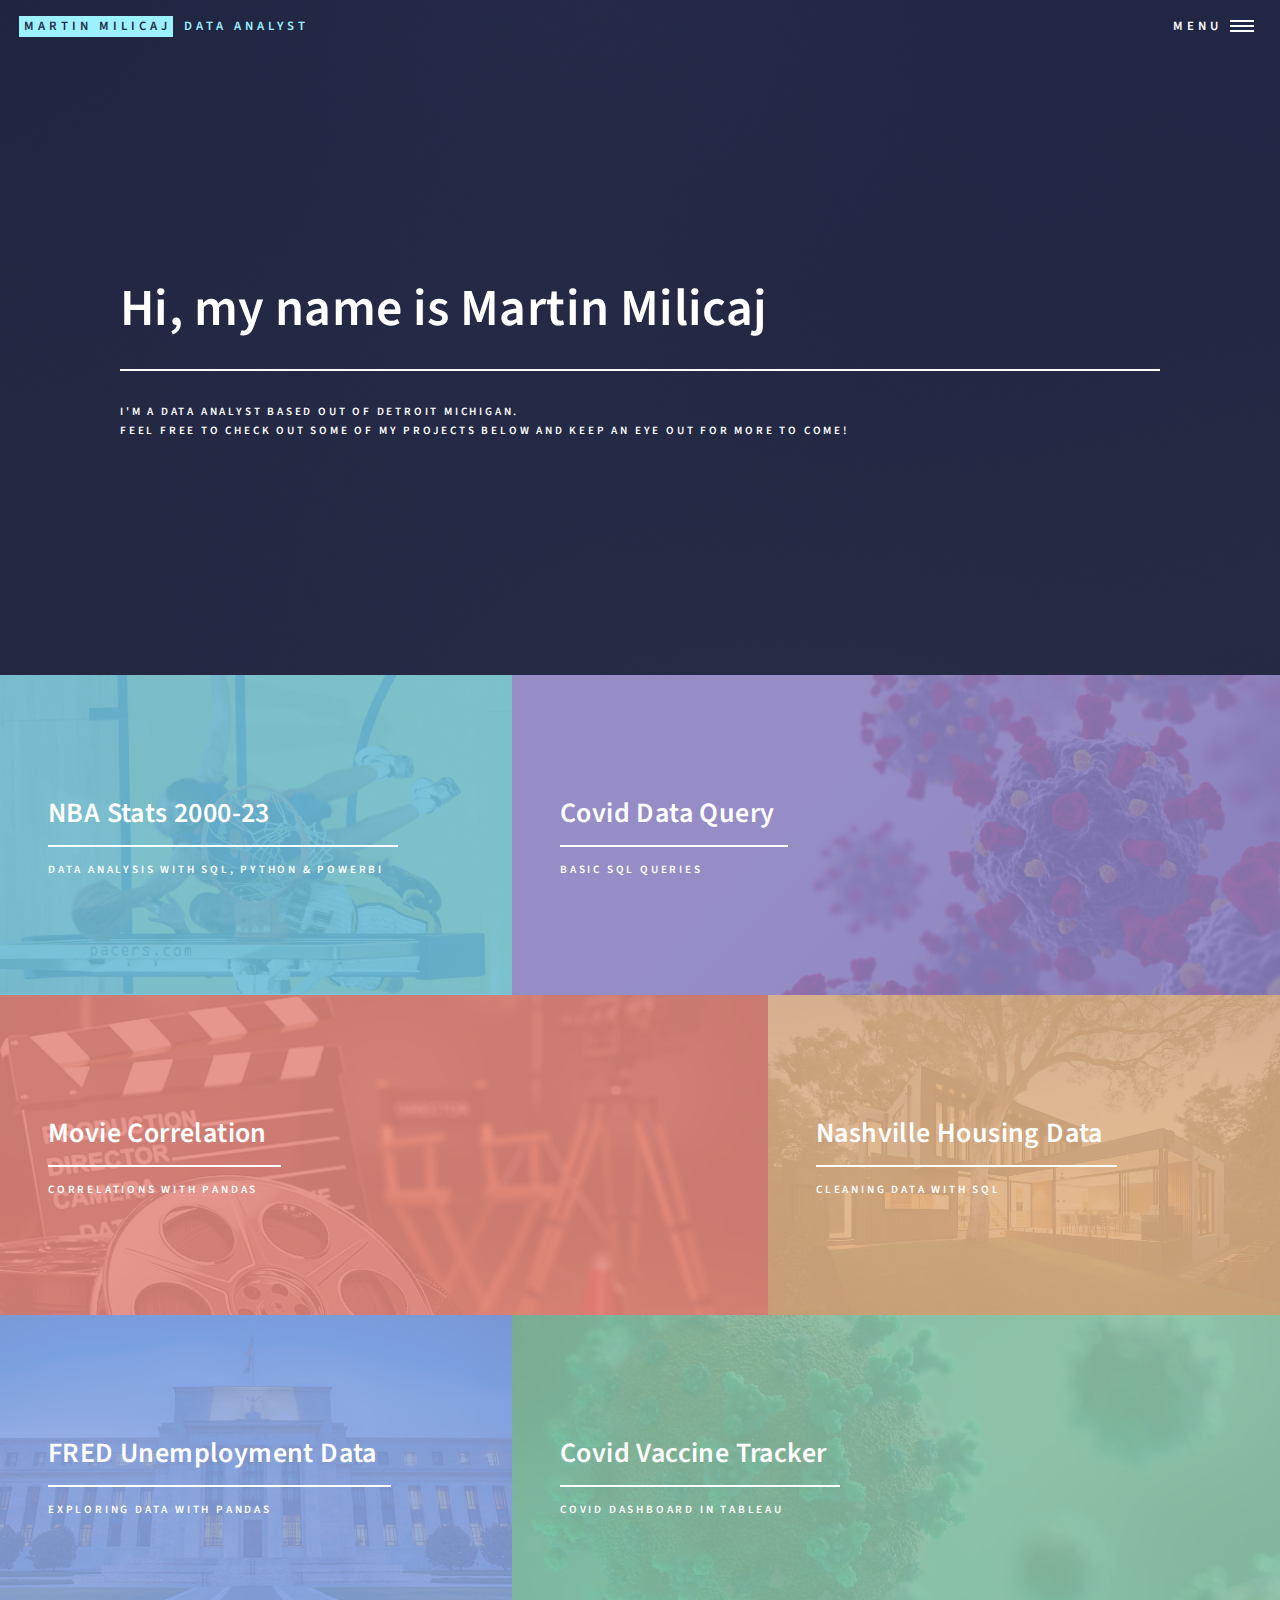
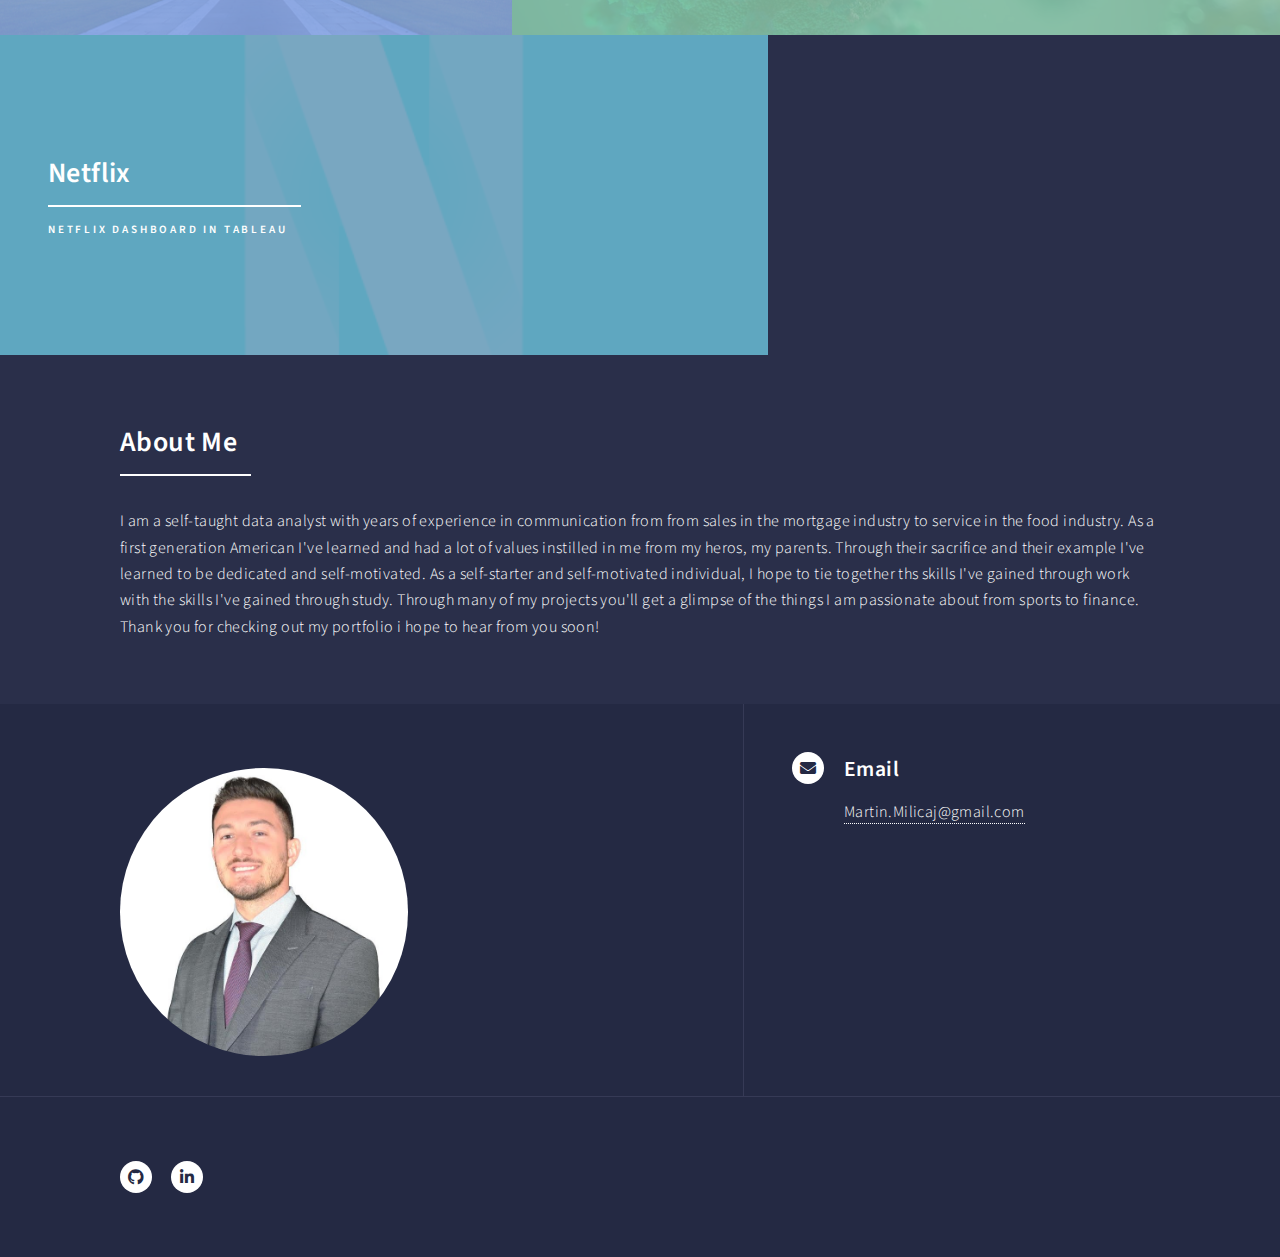
<file: index.html>
<!DOCTYPE HTML>
<html>
	<head>
		<title>Martin Milicaj</title>
		<meta charset="utf-8" />
		<meta name="viewport" content="width=device-width, initial-scale=1, user-scalable=no" />
		<link rel="stylesheet" href="assets/css/main.css" />
		<noscript><link rel="stylesheet" href="assets/css/noscript.css" /></noscript>
	</head>
	<body class="is-preload">

		<!-- Wrapper -->
			<div id="wrapper">

				<!-- Header -->
					<header id="header" class="alt">
						<a href="index.html" class="logo"><strong>Martin Milicaj</strong> <span>Data Analyst</span></a>
						<nav>
							<a href="#menu">Menu</a>
						</nav>
					</header>

				<!-- Menu -->
					<nav id="menu">
						<ul class="links">
							<li><a href="files/Resume.pdf">Resume</a></li>
							<li><a href="https://www.linkedin.com/in/milicajm/">LinkedIn</a></li>
							<li><a href="https://github.com/MilicajM">GitHub</a></li>
							<li><a href="https://public.tableau.com/app/profile/martin.milicaj">Tableau</a></li>
						</ul>
					</nav>

				<!-- Banner -->
					<section id="banner" class="major">
						<div class="inner">
							<header class="major">
								<h1>Hi, my name is Martin Milicaj</h1>
							</header>
							<div class="content">
								<p>I'm a Data Analyst based out of Detroit Michigan.<br />
								Feel free to check out some of my projects below and keep an eye out for more to come!</p>
							</div>
						</div>
					</section>

				<!-- Main -->
					<div id="main">

						<!-- One -->
							<section id="one" class="tiles">
								<article>
									<span class="image">
										<img src="images/prince1.jpg" alt="" />
									</span>
									<header class="major">
										<!-- link to other github page for nba analytics -->
										<h3><a href="https://milicajm.github.io/MartinMilicajPortfoliov1-nba_analysis/" class="link">NBA Stats 2000-23</a></h3>
										<p>Data Analysis with SQL, Python & PowerBi</p>
									</header>
								</article>
								<!-- <article>
									<span class="image">
										<img src="images/nba.jpg" alt="" />
									</span>
									<header class="major">
										<h3><a href="https://github.com/MilicajM/NBA_Data_Analysis" class="link">NBA Stats with Python</a></h3>
										<p>Data Scraping, Analysis & Visualization</p>
									</header>
								</article> -->
								<article>
									<span class="image">
										<img src="images/Covid1.jpg" alt="" />
									</span>
									<header class="major">
										<h3><a href="https://github.com/MilicajM/CovidDataQuery/blob/main/CovidDataQuery.sql" class="link">Covid Data Query</a></h3>
										<p>Basic SQL Queries</p>
									</header>
								</article>
								<article>
									<span class="image">
										<img src="images/movie.jpg" alt="" />
									</span>
									<header class="major">
										<h3><a href="https://github.com/MilicajM/MovieCorrelations/blob/main/Movie%20Correlation.ipynb" class="link">Movie Correlation</a></h3>
										<p>Correlations with Pandas</p>
									</header>
								</article>
								<article>
									<span class="image">
										<img src="images/housing.jpg" alt="" />
									</span>
									<header class="major">
										<h3><a href="https://github.com/MilicajM/DataCleaningWithSQL/blob/main/DataCleaning.sql" class="link">Nashville Housing Data</a></h3>
										<p>Cleaning Data with SQL</p>
									</header>
								</article>
								<article>
									<span class="image">
										<img src="images/fed.jpg" alt="" />
									</span>
									<header class="major">
										<h3><a href="https://github.com/MilicajM/FredApiExplore/blob/main/FredApiData.ipynb" class="link">FRED Unemployment Data</a></h3>
										<p>Exploring Data with Pandas</p>
									</header>
								</article>
								<article>
									<span class="image">
										<img src="images/covid2.jpg" alt="" />
									</span>
									<header class="major">
										<h3><a href="https://public.tableau.com/app/profile/martin.milicaj/viz/Covidvaccinedata_16722643807560/GlobalVaccineTracker" class="link">Covid Vaccine Tracker</a></h3>
										<p>Covid Dashboard in Tableau</p>
									</header>
								</article>
								<article>
									<span class="image">
										<img src="images/netflix.png" alt="" />
									</span>
									<header class="major">
										<h3><a href="https://public.tableau.com/app/profile/martin.milicaj/viz/NetflixDashboard_16727782562610/Netflix" class="link">Netflix</a></h3>
										<p>Netflix Dashboard in Tableau</p>
									</header>
								</article>
							</section>

						<!-- Two -->
							<section id="two">
								<div class="inner">
									<header class="major">
										<h2>About Me</h2>
									</header>
									<p>I am a self-taught data analyst with years of experience in communication from from sales in the mortgage industry to service in the food industry. 
										As a first generation American I've learned and had a lot of values instilled in me from my heros, my parents.
										Through their sacrifice and their example I've learned to be dedicated and self-motivated. As a self-starter and self-motivated individual, 
										I hope to tie together ths skills I've gained through work with the skills I've gained through study. 
										Through many of my projects you'll get a glimpse of the things I am passionate about from sports to finance. 
										Thank you for checking out my portfolio i hope to hear from you soon!</p>
								</div>
							</section>

					</div>

				<!-- Contact -->
					<section id="contact">
						<div class="inner">
							<section>
								<span class="image">
									<img id="headshot" src="images/me.jpg" alt="" />
								</span>
							</section>
							<section class="split">
								<section>
									<div class="contact-method">
										<span class="icon solid alt fa-envelope"></span>
										<h3>Email</h3>
										<a href="#">Martin.Milicaj@gmail.com</a>
									</div>
								</section>
								<!-- <section>
									<div class="contact-method">
										<span class="icon solid alt fa-phone"></span>
										<h3>Phone</h3>
										<span>(000) 000-0000 x12387</span>
									</div>
								</section>
								<section>
									<div class="contact-method">
										<span class="icon solid alt fa-home"></span>
										<h3>Address</h3>
										<span>1234 Somewhere Road #5432<br />
										Nashville, TN 00000<br />
										United States of America</span>
									</div>
								</section> -->
							</section>
						</div>
					</section>

				<!-- Footer -->
					<footer id="footer">
						<div class="inner">
							<ul class="icons">
								<!-- <li><a href="#" class="icon brands alt fa-twitter"><span class="label">Twitter</span></a></li> -->
								<!-- <li><a href="#" class="icon brands alt fa-facebook-f"><span class="label">Facebook</span></a></li>
								<li><a href="#" class="icon brands alt fa-instagram"><span class="label">Instagram</span></a></li> -->
								<li><a href="https://github.com/MilicajM" class="icon brands alt fa-github"><span class="label">GitHub</span></a></li>
								<li><a href="https://www.linkedin.com/in/milicajm/" class="icon brands alt fa-linkedin-in"><span class="label">LinkedIn</span></a></li>
							</ul>
						</div>
					</footer>

			</div>

		<!-- Scripts -->
			<script src="assets/js/jquery.min.js"></script>
			<script src="assets/js/jquery.scrolly.min.js"></script>
			<script src="assets/js/jquery.scrollex.min.js"></script>
			<script src="assets/js/browser.min.js"></script>
			<script src="assets/js/breakpoints.min.js"></script>
			<script src="assets/js/util.js"></script>
			<script src="assets/js/main.js"></script>

	</body>
</html>
</file>
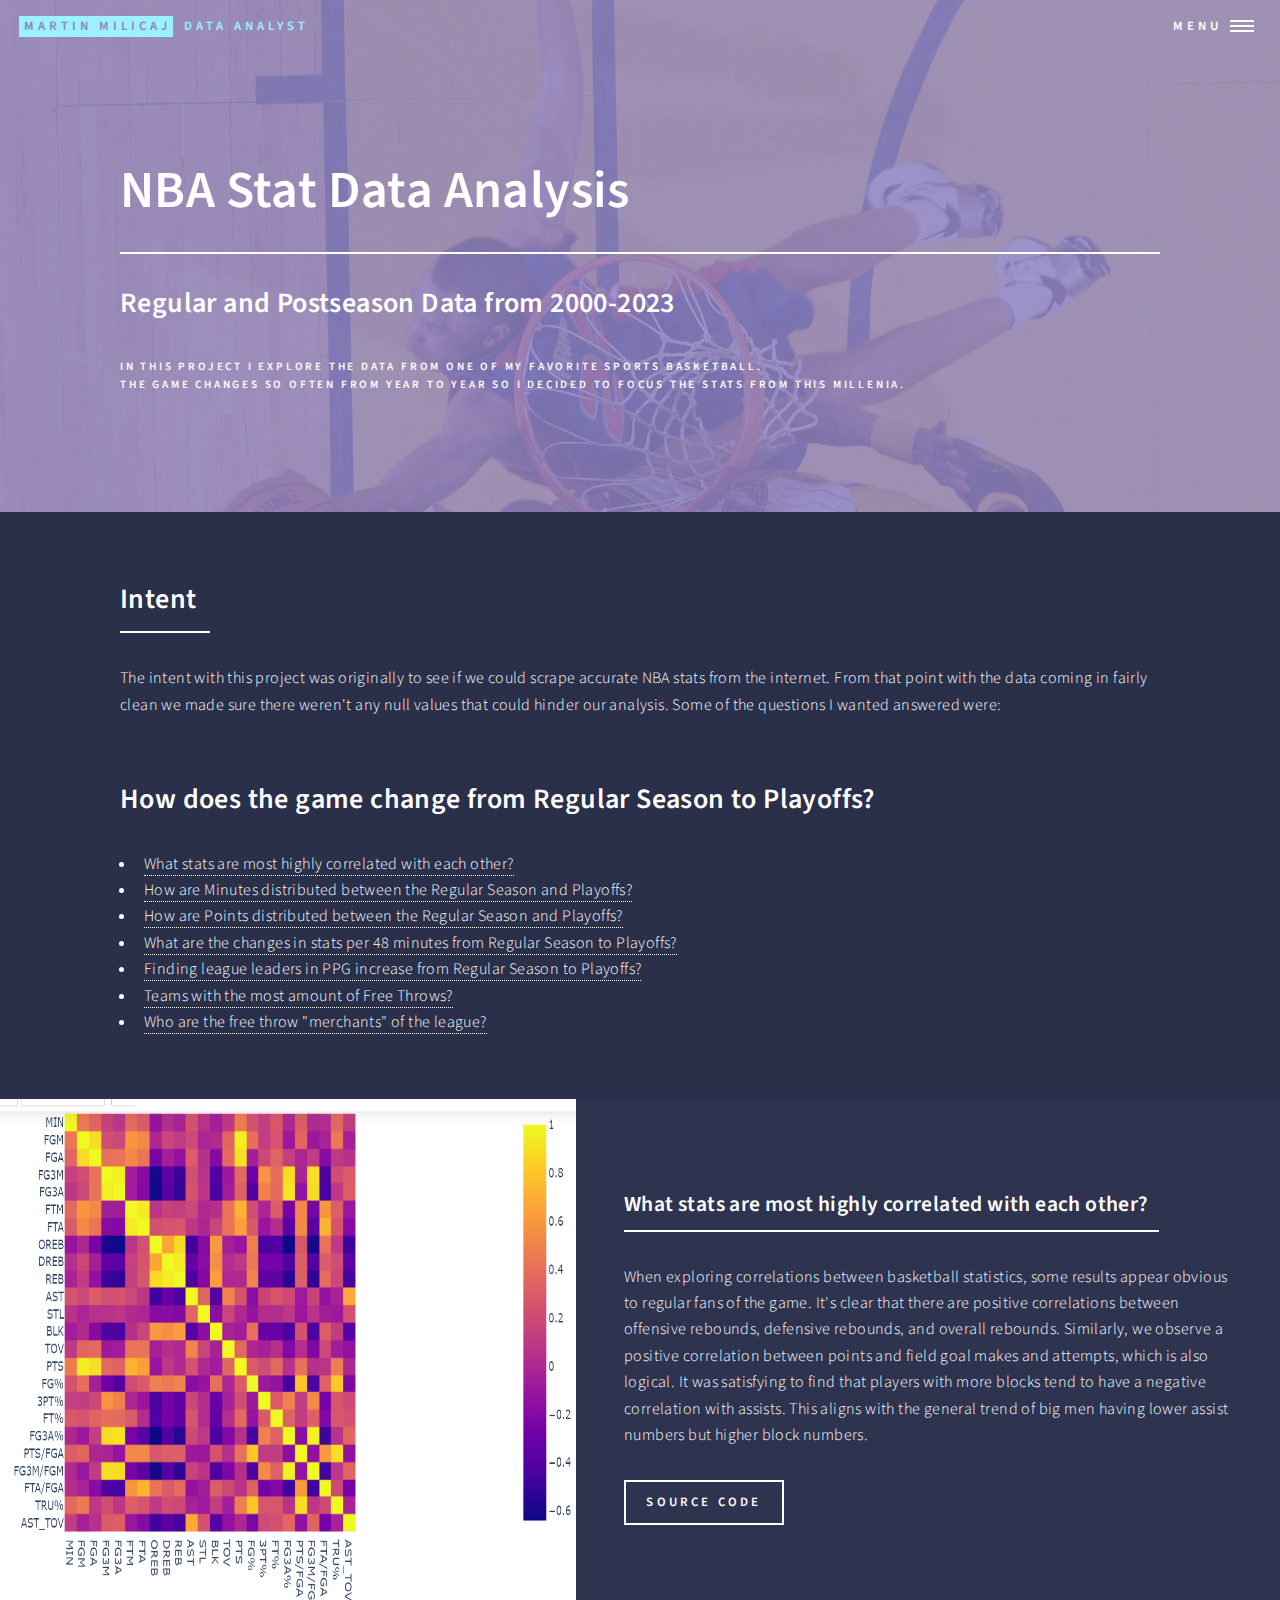
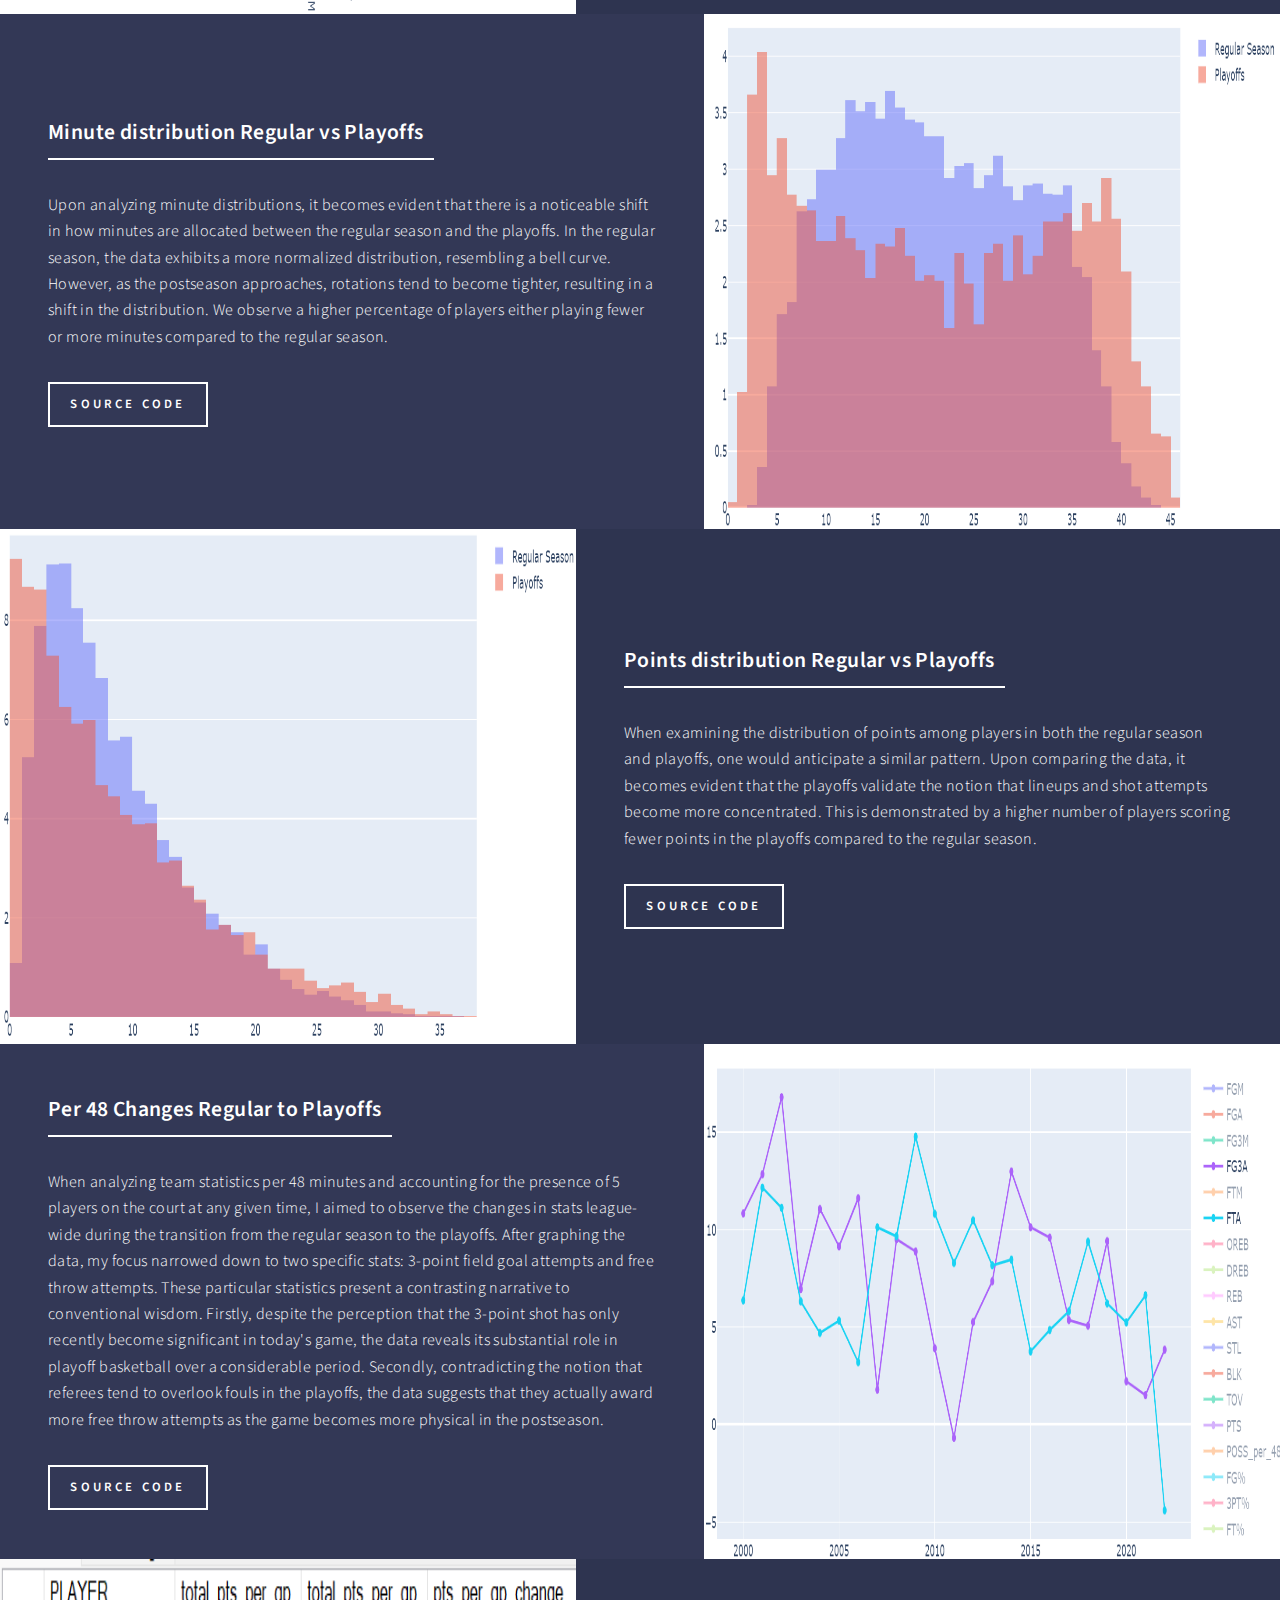
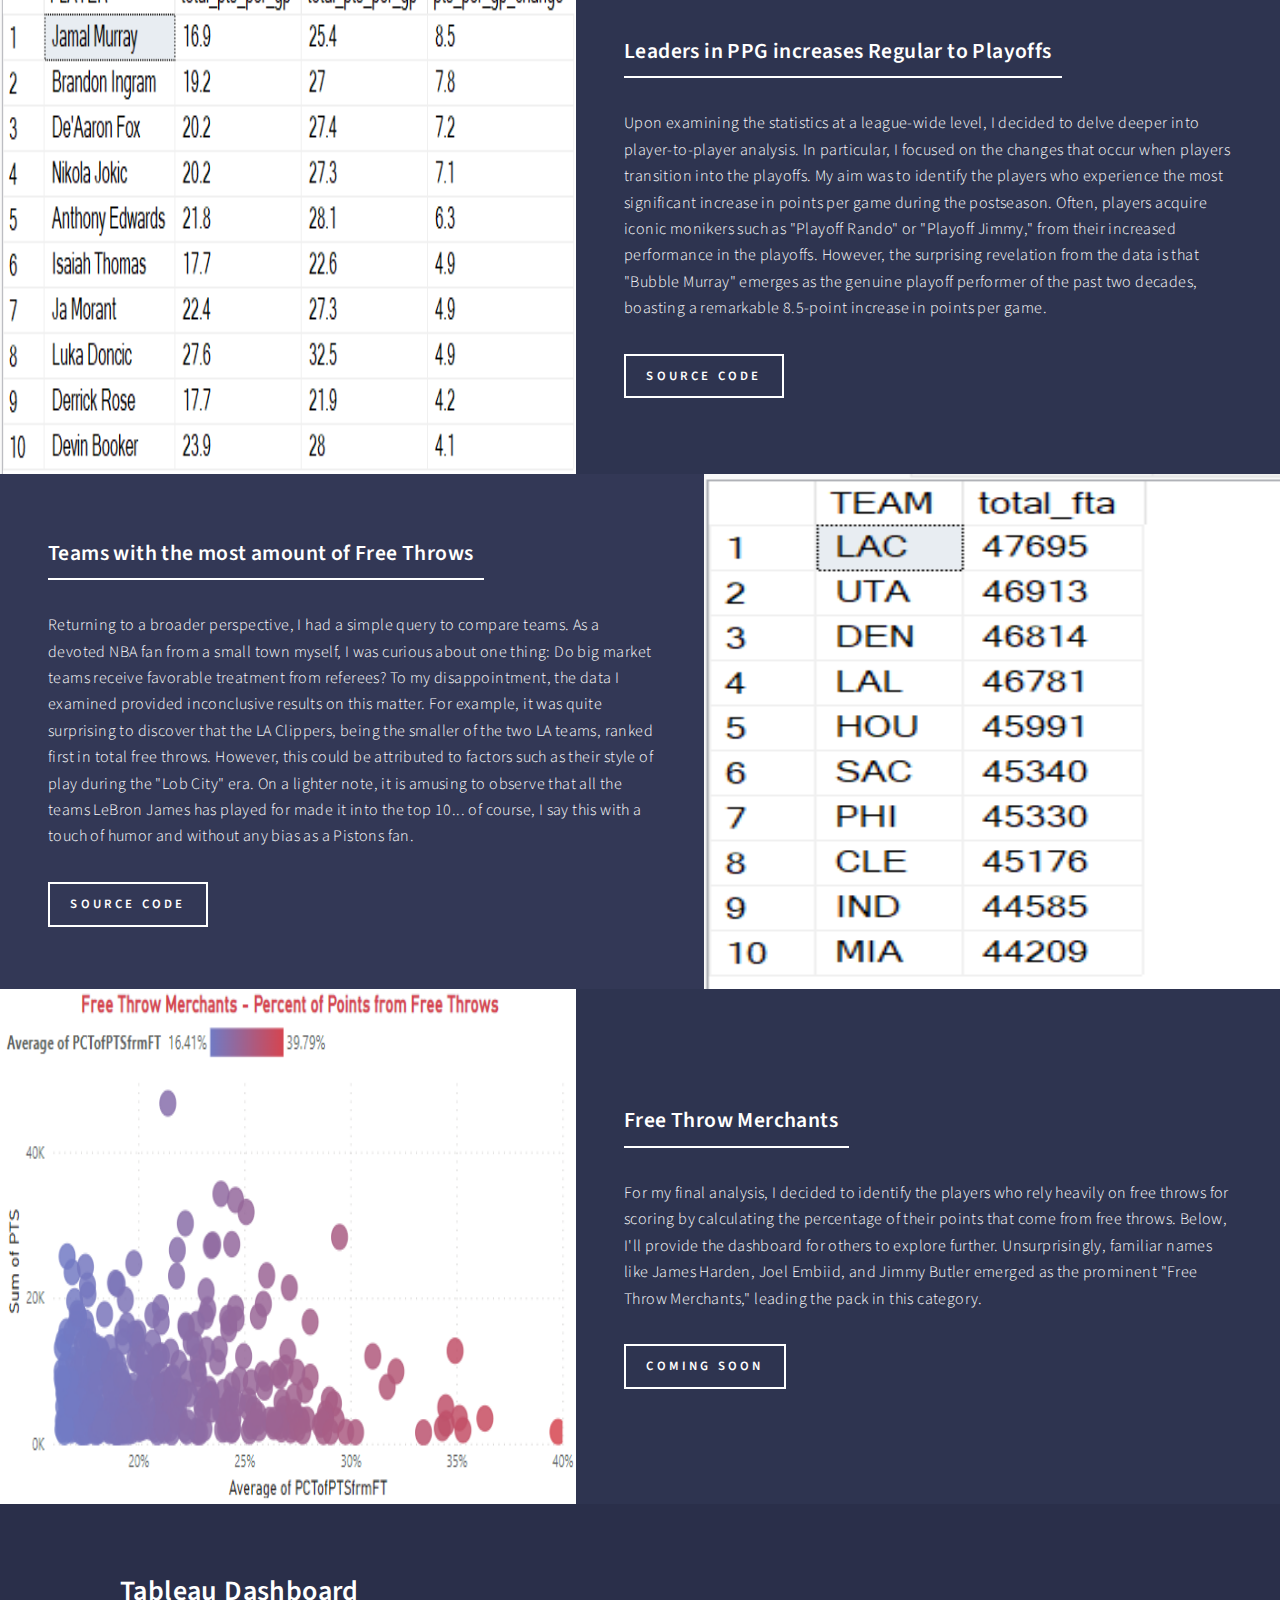
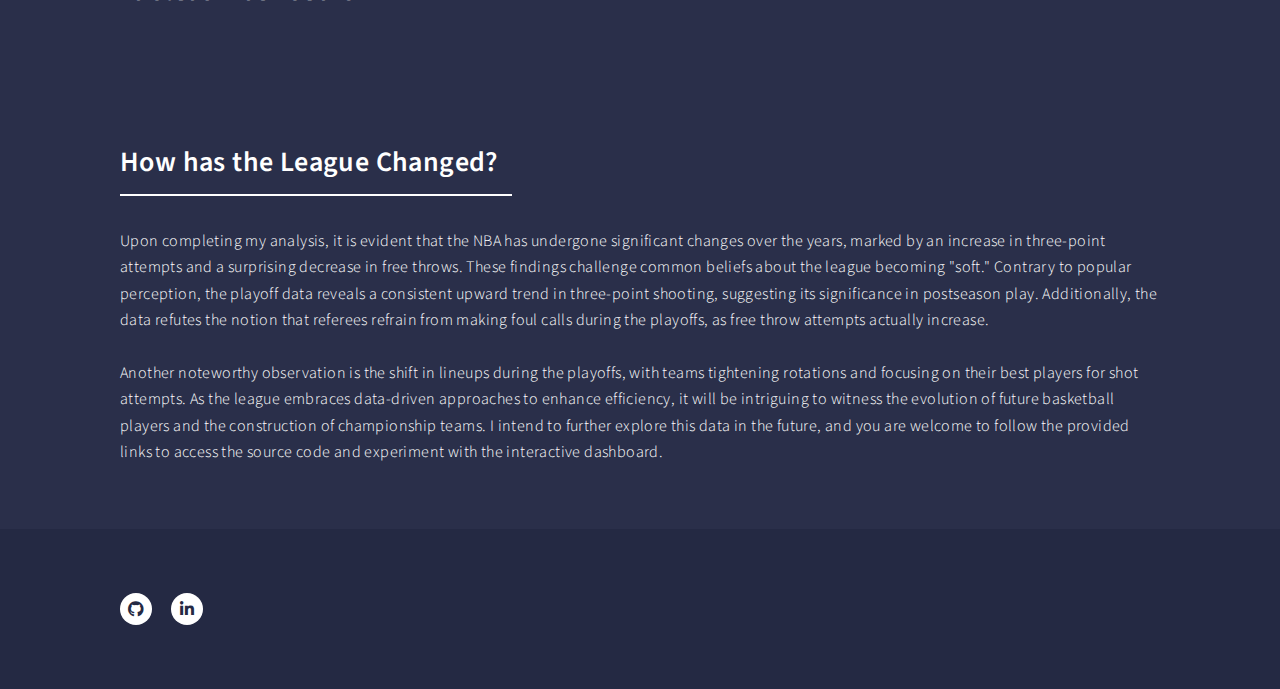
<file: NBA_Analysis.html>
<!DOCTYPE HTML>
<html>
	<head>
		<title>Martin Milicaj - NBA Analysis</title>
		<meta charset="utf-8" />
		<meta name="viewport" content="width=device-width, initial-scale=1, user-scalable=no" />
		<link rel="stylesheet" href="assets/css/main.css" />
		<noscript><link rel="stylesheet" href="assets/css/noscript.css" /></noscript>
	</head>
	<body class="is-preload">

		<!-- Wrapper -->
			<div id="wrapper">

				<!-- Header -->
				<!-- Note: The "styleN" class below should match that of the banner element. -->
					<header id="header" class="alt style2">
						<a href="index.html" class="logo"><strong>Martin Milicaj</strong> <span>Data Analyst</span></a>
						<nav>
							<a href="#menu">Menu</a>
						</nav>
					</header>

				<!-- Menu -->
					<nav id="menu">
						<ul class="links">
							<li><a href="index.html">Home</a></li>
							<li><a href="files/Resume.pdf">Resume</a></li>
							<li><a href="https://www.linkedin.com/in/milicajm/">LinkedIn</a></li>
							<li><a href="https://github.com/MilicajM">GitHub</a></li>
							<li><a href="https://public.tableau.com/app/profile/martin.milicaj">Tableau</a></li>
						</ul>
					</nav>

				<!-- Banner -->
				<!-- Note: The "styleN" class below should match that of the header element. -->
					<section id="banner" class="style2">
						<div class="inner">
							<span class="image">
								<img src="images/prince1.jpg" alt="" />
							</span>
							<header class="major">
								<h1>NBA Stat Data Analysis</h1>
								<h2>Regular and Postseason Data from 2000-2023</h2>
							</header>
							<div class="content">
								<p>In this project I explore the data from one of my favorite sports basketball.<br />
									The game changes so often from year to year so I decided to focus the stats from this millenia. </p>
							</div>
						</div>
					</section>

				<!-- Main -->
					<div id="main">

						<!-- One -->
							<section id="one">
								<div class="inner">
									<header class="major">
										<h2>Intent</h2>
									</header>
									<p>The intent with this project was originally to see if we could scrape accurate NBA stats from the internet. 
										From that point with the data coming in fairly clean we made sure there weren't any null values that could hinder our analysis. 
										Some of the questions I wanted answered were: <br/>
										<br/></p>
										<h2>How does the game change from Regular Season to Playoffs?</h2>

										<ul>
										<li><a href="#section1">What stats are most highly correlated with each other?</a></li>
										<li><a href="#section2">How are Minutes distributed between the Regular Season and Playoffs?</a></li>
										<li><a href="#section3">How are Points distributed between the Regular Season and Playoffs?</a></li>
										<li><a href="#section4">What are the changes in stats per 48 minutes from Regular Season to Playoffs?</a></li>
										<li><a href="#section5">Finding league leaders in PPG increase from Regular Season to Playoffs?</a></li>
										<li><a href="#section6">Teams with the most amount of Free Throws?</a></li>
										<li><a href="#section7">Who are the free throw "merchants" of the league?</a></li>
										</ul>
								</div>
							</section>

						<!-- Two -->
							<section id="two" class="spotlights">
								<section>
										<img class="nbaimg" src="images/heatmap.png" alt="" data-position="center center" />
									<div class="content">
										<div class="inner">
											<header class="major">
												<h3 id="section1">What stats are most highly correlated with each other?</h3>
											</header>
											<p>When exploring correlations between basketball statistics, some results appear obvious to regular fans of the game. 
												It's clear that there are positive correlations between offensive rebounds, 
												defensive rebounds, and overall rebounds. Similarly, we observe a positive correlation between points and field goal makes and attempts, which is also logical. It was satisfying to find that players with more blocks tend to have a negative correlation with assists. This aligns with the general trend of big men having lower assist numbers but higher block numbers.</p>
											<ul class="actions">
												<li><a href="https://github.com/MilicajM/NBA_Data_Analysis/blob/main/NBA%20Data%20Analysis.ipynb" class="button">Source Code</a></li>
											</ul>
										</div>
									</div>
								</section>
								<section>
										<img class="nbaimg" src="images/minutes.png" alt="" data-position="top center" />
									<div class="content">
										<div class="inner">
											<header class="major">
												<h3 id="section2">Minute distribution Regular vs Playoffs</h3>
											</header>
											<p>Upon analyzing minute distributions, it becomes evident that there is a noticeable shift in how minutes are allocated between the regular season and the playoffs.
												 In the regular season, the data exhibits a more normalized distribution, resembling a bell curve. However, as the postseason approaches, rotations tend to become tighter, resulting in a shift in the distribution. 
												 We observe a higher percentage of players either playing fewer or more minutes compared to the regular season.</p>
											<ul class="actions">
												<li><a href="https://github.com/MilicajM/NBA_Data_Analysis/blob/main/NBA%20Data%20Analysis.ipynb" class="button">Source Code</a></li>
											</ul>
										</div>
									</div>
								</section>
								<section>
										<img class="nbaimg" src="images/points.png" alt="" data-position="25% 25%" />
									<div class="content">
										<div class="inner">
											<header class="major">
												<h3 id="section3">Points distribution Regular vs Playoffs</h3>
											</header>
											<p>When examining the distribution of points among players in both the regular season and playoffs, one would anticipate a similar pattern. 
												Upon comparing the data, it becomes evident that the playoffs validate the notion that lineups and shot attempts become more concentrated.
												 This is demonstrated by a higher number of players scoring fewer points in the playoffs compared to the regular season.</p>
											<ul class="actions">
												<li><a href="https://github.com/MilicajM/NBA_Data_Analysis/blob/main/NBA%20Data%20Analysis.ipynb" class="button">Source Code</a></li>
											</ul>
										</div>
									</div>
								</section>
								<section>
										<img class="nbaimg" src="images/per48.png" alt="" data-position="center center" />
									<div class="content">
										<div class="inner">
											<header class="major">
												<h3 id="section4">Per 48 Changes Regular to Playoffs</h3>
											</header>
											<p>When analyzing team statistics per 48 minutes and accounting for the presence of 5 players on the court at any given time, 
												I aimed to observe the changes in stats league-wide during the transition from the regular season to the playoffs. 
												After graphing the data, my focus narrowed down to two specific stats: 3-point field goal attempts and free throw attempts. 
												These particular statistics present a contrasting narrative to conventional wisdom. 
												Firstly, despite the perception that the 3-point shot has only recently become significant in today's game, 
												the data reveals its substantial role in playoff basketball over a considerable period. Secondly, contradicting the notion that referees tend to overlook fouls in the playoffs, 
												the data suggests that they actually award more free throw attempts as the game becomes more physical in the postseason.</p>
											<ul class="actions">
												<li><a href="https://github.com/MilicajM/NBA_Data_Analysis/blob/main/NBA%20Data%20Analysis.ipynb" class="button">Source Code</a></li>
											</ul>
										</div>
									</div>
								</section>
								<section>
										<img class="nbaimg" src="images/playoffmurray.png" alt="" data-position="top center" />
									<div class="content">
										<div class="inner">
											<header class="major">
												<h3 id="section5">Leaders in PPG increases Regular to Playoffs</h3>
											</header>
											<p>Upon examining the statistics at a league-wide level, I decided to delve deeper into player-to-player analysis. 
												In particular, I focused on the changes that occur when players transition into the playoffs. 
												My aim was to identify the players who experience the most significant increase in points per game during the postseason. 
												Often, players acquire iconic monikers such as "Playoff Rando" or "Playoff Jimmy," from their increased performance in the playoffs. 
												However, the surprising revelation from the data is that "Bubble Murray" emerges as the genuine playoff performer of the past two decades, 
												boasting a remarkable 8.5-point increase in points per game.</p>
											<ul class="actions">
												<li><a href="https://github.com/MilicajM/NbaDataQuery/blob/main/NbaDataQuery.sql" class="button">Source Code</a></li>
											</ul>
										</div>
									</div>
								</section>
								<section>
										<img class="nbaimg" src="images/teamft.png" alt="" data-position="25% 25%" />
									<div class="content">
										<div class="inner">
											<header class="major">
												<h3 id="section6">Teams with the most amount of Free Throws</h3>
											</header>
											<p>Returning to a broader perspective, I had a simple query to compare teams. 
												As a devoted NBA fan from a small town myself, I was curious about one thing: 
												Do big market teams receive favorable treatment from referees? To my disappointment, 
												the data I examined provided inconclusive results on this matter. 
												For example, it was quite surprising to discover that the LA Clippers, 
												being the smaller of the two LA teams, ranked first in total free throws. 
												However, this could be attributed to factors such as their style of play during the 
												"Lob City" era. On a lighter note, it is amusing to observe that all the teams 
												LeBron James has played for made it into the top 10... of course, 
												I say this with a touch of humor and without any bias as a Pistons fan.</p>
											<ul class="actions">
												<li><a href="https://github.com/MilicajM/NbaDataQuery/blob/main/NbaDataQuery.sql" class="button">Source Code</a></li>
											</ul>
										</div>
									</div>
								</section>
								<section>
										<img class="nbaimg" src="images/ftmerch.png" alt="" data-position="top center" />
									<div class="content">
										<div class="inner">
											<header class="major">
												<h3 id="section7">Free Throw Merchants</h3>
											</header>
											<p>For my final analysis, I decided to identify the players who rely heavily 
												on free throws for scoring by calculating the percentage of their points 
												that come from free throws. Below, I'll provide the dashboard for others 
												to explore further. Unsurprisingly, familiar names like James Harden, Joel Embiid, 
												and Jimmy Butler emerged as the prominent "Free Throw Merchants," leading the pack in this category.</p>
											<ul class="actions">
												<li><a href="#" class="button">COMING SOON</a></li>
											</ul>
										</div>
									</div>
								</section>
							</section>
							

						<!-- Three -->
							<section id="three">
								<div class="inner">
										<h2>Tableau Dashboard</h2>
										<div class='tableauPlaceholder' id='viz1685817359506' style='position: relative'><noscript><a href='#'><img alt='Dashboard 1 ' 
											src='https:&#47;&#47;public.tableau.com&#47;static&#47;images&#47;NB&#47;NBADataAnalysis_16858160855600&#47;Dashboard1&#47;1_rss.png' 
											style='border: none' /></a></noscript><object class='tableauViz'  style='display:none;'><param name='host_url' 
												value='https%3A%2F%2Fpublic.tableau.com%2F' /> <param name='embed_code_version' value='3' /> <param name='site_root' value='' /><param name='name' 
												value='NBADataAnalysis_16858160855600&#47;Dashboard1' /><param name='tabs' value='no' /><param name='toolbar' value='yes' /><param name='static_image' 
												value='https:&#47;&#47;public.tableau.com&#47;static&#47;images&#47;NB&#47;NBADataAnalysis_16858160855600&#47;Dashboard1&#47;1.png' /> <param name='animate_transition' 
												value='yes' /><param name='display_static_image' value='yes' /><param name='display_spinner' value='yes' /><param name='display_overlay' value='yes' /><param name='display_count' 
												value='yes' /><param name='language' value='en-US' /></object></div>                <script type='text/javascript'>                    var divElement = document.getElementById('viz1685817359506');                    var vizElement = divElement.getElementsByTagName('object')[0];                    if ( divElement.offsetWidth > 800 ) { vizElement.style.width='1000px';vizElement.style.height='1627px';} else if ( divElement.offsetWidth > 500 ) { vizElement.style.width='1000px';vizElement.style.height='1627px';} else { vizElement.style.width='100%';vizElement.style.height='1427px';}                     var scriptElement = document.createElement('script');                    scriptElement.src = 'https://public.tableau.com/javascripts/api/viz_v1.js';                    vizElement.parentNode.insertBefore(scriptElement, vizElement);                </script>
								</div>
								<div class="inner">
									<header class="major">
										<h2>How has the League Changed?</h2>
									</header>
									<p>Upon completing my analysis, it is evident that the NBA has undergone 
										significant changes over the years, marked by an increase in three-point 
										attempts and a surprising decrease in free throws. These findings challenge 
										common beliefs about the league becoming "soft." Contrary to popular perception, 
										the playoff data reveals a consistent upward trend in three-point shooting, 
										suggesting its significance in postseason play. Additionally, the data refutes 
										the notion that referees refrain from making foul calls during the playoffs, as 
										free throw attempts actually increase.<br/>
										<br/>
										Another noteworthy observation is the shift in lineups during the playoffs,
										 with teams tightening rotations and focusing on their best players for shot attempts. 
										 As the league embraces data-driven approaches to enhance efficiency, it will be 
										 intriguing to witness the evolution of future basketball players and the construction 
										 of championship teams. I intend to further explore this data in the future, 
										 and you are welcome to follow the provided links to access the source code and 
										 experiment with the interactive dashboard.</p>
								</div>
							</section>

					</div>

				<!-- Footer -->
					<footer id="footer">
						<div class="inner">
							<ul class="icons">
								<li><a href="https://github.com/MilicajM" class="icon brands alt fa-github"><span class="label">GitHub</span></a></li>
								<li><a href="https://www.linkedin.com/in/milicajm/" class="icon brands alt fa-linkedin-in"><span class="label">LinkedIn</span></a></li>
							</ul>
						</div>
					</footer>

			</div>

		<!-- Scripts -->
			<script src="assets/js/jquery.min.js"></script>
			<script src="assets/js/jquery.scrolly.min.js"></script>
			<script src="assets/js/jquery.scrollex.min.js"></script>
			<script src="assets/js/browser.min.js"></script>
			<script src="assets/js/breakpoints.min.js"></script>
			<script src="assets/js/util.js"></script>
			<script src="assets/js/main.js"></script>

	</body>
</html>
</file>
<file: assets/css/noscript.css>
/*
	Forty by HTML5 UP
	html5up.net | @ajlkn
	Free for personal and commercial use under the CCA 3.0 license (html5up.net/license)
*/

/* Banner */

	body.is-preload #banner:after {
		opacity: 0.85;
	}

	body.is-preload #banner > .inner {
		-moz-filter: none;
		-webkit-filter: none;
		-ms-filter: none;
		filter: none;
		-moz-transform: none;
		-webkit-transform: none;
		-ms-transform: none;
		transform: none;
		opacity: 1;
	}
</file>
<file: assets/css/main.css>
@import url(fontawesome-all.min.css);
@import url("https://fonts.googleapis.com/css?family=Source+Sans+Pro:300,300italic,600,600italic");

/*
	Forty by HTML5 UP
	html5up.net | @ajlkn
	Free for personal and commercial use under the CCA 3.0 license (html5up.net/license)
*/

html, body, div, span, applet, object,
iframe, h1, h2, h3, h4, h5, h6, p, blockquote,
pre, a, abbr, acronym, address, big, cite,
code, del, dfn, em, img, ins, kbd, q, s, samp,
small, strike, strong, sub, sup, tt, var, b,
u, i, center, dl, dt, dd, ol, ul, li, fieldset,
form, label, legend, table, caption, tbody,
tfoot, thead, tr, th, td, article, aside,
canvas, details, embed, figure, figcaption,
footer, header, hgroup, menu, nav, output, ruby,
section, summary, time, mark, audio, video {
	margin: 0;
	padding: 0;
	border: 0;
	font-size: 100%;
	font: inherit;
	vertical-align: baseline;}

article, aside, details, figcaption, figure,
footer, header, hgroup, menu, nav, section {
	display: block;}

body {
	line-height: 1;
}

ol, ul {
	list-style: none;
}

blockquote, q {
	quotes: none;
}

	blockquote:before, blockquote:after, q:before, q:after {
		content: '';
		content: none;
	}

table {
	border-collapse: collapse;
	border-spacing: 0;
}

body {
	-webkit-text-size-adjust: none;
}

mark {
	background-color: transparent;
	color: inherit;
}

input::-moz-focus-inner {
	border: 0;
	padding: 0;
}

input, select, textarea {
	-moz-appearance: none;
	-webkit-appearance: none;
	-ms-appearance: none;
	appearance: none;
}

/* Basic */

	@-ms-viewport {
		width: device-width;
	}

	body {
		-ms-overflow-style: scrollbar;
	}

	@media screen and (max-width: 480px) {

		html, body {
			min-width: 320px;
		}

	}

	html {
		box-sizing: border-box;
	}

	*, *:before, *:after {
		box-sizing: inherit;
	}

	body {
		background: #242943;
	}

		body.is-preload *, body.is-preload *:before, body.is-preload *:after {
			-moz-animation: none !important;
			-webkit-animation: none !important;
			-ms-animation: none !important;
			animation: none !important;
			-moz-transition: none !important;
			-webkit-transition: none !important;
			-ms-transition: none !important;
			transition: none !important;
		}

/* Type */

	body, input, select, textarea {
		color: #ffffff;
		font-family: "Source Sans Pro", Helvetica, sans-serif;
		font-size: 17pt;
		font-weight: 300;
		letter-spacing: 0.025em;
		line-height: 1.65;
	}

		@media screen and (max-width: 1680px) {

			body, input, select, textarea {
				font-size: 14pt;
			}

		}

		@media screen and (max-width: 1280px) {

			body, input, select, textarea {
				font-size: 12pt;
			}

		}

		@media screen and (max-width: 360px) {

			body, input, select, textarea {
				font-size: 11pt;
			}

		}

	a {
		-moz-transition: color 0.2s ease-in-out, border-bottom-color 0.2s ease-in-out;
		-webkit-transition: color 0.2s ease-in-out, border-bottom-color 0.2s ease-in-out;
		-ms-transition: color 0.2s ease-in-out, border-bottom-color 0.2s ease-in-out;
		transition: color 0.2s ease-in-out, border-bottom-color 0.2s ease-in-out;
		border-bottom: dotted 1px;
		color: inherit;
		text-decoration: none;
	}

		a:hover {
			border-bottom-color: transparent;
			color: #9bf1ff !important;
		}

		a:active {
			color: #53e3fb !important;
		}

	strong, b {
		color: #ffffff;
		font-weight: 600;
	}

	em, i {
		font-style: italic;
	}

	p {
		margin: 0 0 2em 0;
	}

	h1, h2, h3, h4, h5, h6 {
		color: #ffffff;
		font-weight: 600;
		line-height: 1.65;
		margin: 0 0 1em 0;
	}

		h1 a, h2 a, h3 a, h4 a, h5 a, h6 a {
			color: inherit;
			border-bottom: 0;
		}

	h1 {
		font-size: 2.5em;
	}

	h2 {
		font-size: 1.75em;
	}

	h3 {
		font-size: 1.35em;
	}

	h4 {
		font-size: 1.1em;
	}

	h5 {
		font-size: 0.9em;
	}

	h6 {
		font-size: 0.7em;
	}

	@media screen and (max-width: 736px) {

		h1 {
			font-size: 2em;
		}

		h2 {
			font-size: 1.5em;
		}

		h3 {
			font-size: 1.25em;
		}

	}

	sub {
		font-size: 0.8em;
		position: relative;
		top: 0.5em;
	}

	sup {
		font-size: 0.8em;
		position: relative;
		top: -0.5em;
	}

	blockquote {
		border-left: solid 4px rgba(212, 212, 255, 0.1);
		font-style: italic;
		margin: 0 0 2em 0;
		padding: 0.5em 0 0.5em 2em;
	}

	code {
		background: rgba(212, 212, 255, 0.035);
		font-family: "Courier New", monospace;
		font-size: 0.9em;
		margin: 0 0.25em;
		padding: 0.25em 0.65em;
	}

	pre {
		-webkit-overflow-scrolling: touch;
		font-family: "Courier New", monospace;
		font-size: 0.9em;
		margin: 0 0 2em 0;
	}

		pre code {
			display: block;
			line-height: 1.75;
			padding: 1em 1.5em;
			overflow-x: auto;
		}

	hr {
		border: 0;
		border-bottom: solid 1px rgba(212, 212, 255, 0.1);
		margin: 2em 0;
	}

		hr.major {
			margin: 3em 0;
		}

	.align-left {
		text-align: left;
	}

	.align-center {
		text-align: center;
	}

	.align-right {
		text-align: right;
	}

/* Row */

	.row {
		display: flex;
		flex-wrap: wrap;
		box-sizing: border-box;
		align-items: stretch;
	}

		.row > * {
			box-sizing: border-box;
		}

		.row.gtr-uniform > * > :last-child {
			margin-bottom: 0;
		}

		.row.aln-left {
			justify-content: flex-start;
		}

		.row.aln-center {
			justify-content: center;
		}

		.row.aln-right {
			justify-content: flex-end;
		}

		.row.aln-top {
			align-items: flex-start;
		}

		.row.aln-middle {
			align-items: center;
		}

		.row.aln-bottom {
			align-items: flex-end;
		}

		.row > .imp {
			order: -1;
		}

		.row > .col-1 {
			width: 8.33333%;
		}

		.row > .off-1 {
			margin-left: 8.33333%;
		}

		.row > .col-2 {
			width: 16.66667%;
		}

		.row > .off-2 {
			margin-left: 16.66667%;
		}

		.row > .col-3 {
			width: 25%;
		}

		.row > .off-3 {
			margin-left: 25%;
		}

		.row > .col-4 {
			width: 33.33333%;
		}

		.row > .off-4 {
			margin-left: 33.33333%;
		}

		.row > .col-5 {
			width: 41.66667%;
		}

		.row > .off-5 {
			margin-left: 41.66667%;
		}

		.row > .col-6 {
			width: 50%;
		}

		.row > .off-6 {
			margin-left: 50%;
		}

		.row > .col-7 {
			width: 58.33333%;
		}

		.row > .off-7 {
			margin-left: 58.33333%;
		}

		.row > .col-8 {
			width: 66.66667%;
		}

		.row > .off-8 {
			margin-left: 66.66667%;
		}

		.row > .col-9 {
			width: 75%;
		}

		.row > .off-9 {
			margin-left: 75%;
		}

		.row > .col-10 {
			width: 83.33333%;
		}

		.row > .off-10 {
			margin-left: 83.33333%;
		}

		.row > .col-11 {
			width: 91.66667%;
		}

		.row > .off-11 {
			margin-left: 91.66667%;
		}

		.row > .col-12 {
			width: 100%;
		}

		.row > .off-12 {
			margin-left: 100%;
		}

		.row.gtr-0 {
			margin-top: 0;
			margin-left: 0em;
		}

			.row.gtr-0 > * {
				padding: 0 0 0 0em;
			}

			.row.gtr-0.gtr-uniform {
				margin-top: 0em;
			}

				.row.gtr-0.gtr-uniform > * {
					padding-top: 0em;
				}

		.row.gtr-25 {
			margin-top: 0;
			margin-left: -0.5em;
		}

			.row.gtr-25 > * {
				padding: 0 0 0 0.5em;
			}

			.row.gtr-25.gtr-uniform {
				margin-top: -0.5em;
			}

				.row.gtr-25.gtr-uniform > * {
					padding-top: 0.5em;
				}

		.row.gtr-50 {
			margin-top: 0;
			margin-left: -1em;
		}

			.row.gtr-50 > * {
				padding: 0 0 0 1em;
			}

			.row.gtr-50.gtr-uniform {
				margin-top: -1em;
			}

				.row.gtr-50.gtr-uniform > * {
					padding-top: 1em;
				}

		.row {
			margin-top: 0;
			margin-left: -2em;
		}

			.row > * {
				padding: 0 0 0 2em;
			}

			.row.gtr-uniform {
				margin-top: -2em;
			}

				.row.gtr-uniform > * {
					padding-top: 2em;
				}

		.row.gtr-150 {
			margin-top: 0;
			margin-left: -3em;
		}

			.row.gtr-150 > * {
				padding: 0 0 0 3em;
			}

			.row.gtr-150.gtr-uniform {
				margin-top: -3em;
			}

				.row.gtr-150.gtr-uniform > * {
					padding-top: 3em;
				}

		.row.gtr-200 {
			margin-top: 0;
			margin-left: -4em;
		}

			.row.gtr-200 > * {
				padding: 0 0 0 4em;
			}

			.row.gtr-200.gtr-uniform {
				margin-top: -4em;
			}

				.row.gtr-200.gtr-uniform > * {
					padding-top: 4em;
				}

		@media screen and (max-width: 1680px) {

			.row {
				display: flex;
				flex-wrap: wrap;
				box-sizing: border-box;
				align-items: stretch;
			}

				.row > * {
					box-sizing: border-box;
				}

				.row.gtr-uniform > * > :last-child {
					margin-bottom: 0;
				}

				.row.aln-left {
					justify-content: flex-start;
				}

				.row.aln-center {
					justify-content: center;
				}

				.row.aln-right {
					justify-content: flex-end;
				}

				.row.aln-top {
					align-items: flex-start;
				}

				.row.aln-middle {
					align-items: center;
				}

				.row.aln-bottom {
					align-items: flex-end;
				}

				.row > .imp-xlarge {
					order: -1;
				}

				.row > .col-1-xlarge {
					width: 8.33333%;
				}

				.row > .off-1-xlarge {
					margin-left: 8.33333%;
				}

				.row > .col-2-xlarge {
					width: 16.66667%;
				}

				.row > .off-2-xlarge {
					margin-left: 16.66667%;
				}

				.row > .col-3-xlarge {
					width: 25%;
				}

				.row > .off-3-xlarge {
					margin-left: 25%;
				}

				.row > .col-4-xlarge {
					width: 33.33333%;
				}

				.row > .off-4-xlarge {
					margin-left: 33.33333%;
				}

				.row > .col-5-xlarge {
					width: 41.66667%;
				}

				.row > .off-5-xlarge {
					margin-left: 41.66667%;
				}

				.row > .col-6-xlarge {
					width: 50%;
				}

				.row > .off-6-xlarge {
					margin-left: 50%;
				}

				.row > .col-7-xlarge {
					width: 58.33333%;
				}

				.row > .off-7-xlarge {
					margin-left: 58.33333%;
				}

				.row > .col-8-xlarge {
					width: 66.66667%;
				}

				.row > .off-8-xlarge {
					margin-left: 66.66667%;
				}

				.row > .col-9-xlarge {
					width: 75%;
				}

				.row > .off-9-xlarge {
					margin-left: 75%;
				}

				.row > .col-10-xlarge {
					width: 83.33333%;
				}

				.row > .off-10-xlarge {
					margin-left: 83.33333%;
				}

				.row > .col-11-xlarge {
					width: 91.66667%;
				}

				.row > .off-11-xlarge {
					margin-left: 91.66667%;
				}

				.row > .col-12-xlarge {
					width: 100%;
				}

				.row > .off-12-xlarge {
					margin-left: 100%;
				}

				.row.gtr-0 {
					margin-top: 0;
					margin-left: 0em;
				}

					.row.gtr-0 > * {
						padding: 0 0 0 0em;
					}

					.row.gtr-0.gtr-uniform {
						margin-top: 0em;
					}

						.row.gtr-0.gtr-uniform > * {
							padding-top: 0em;
						}

				.row.gtr-25 {
					margin-top: 0;
					margin-left: -0.5em;
				}

					.row.gtr-25 > * {
						padding: 0 0 0 0.5em;
					}

					.row.gtr-25.gtr-uniform {
						margin-top: -0.5em;
					}

						.row.gtr-25.gtr-uniform > * {
							padding-top: 0.5em;
						}

				.row.gtr-50 {
					margin-top: 0;
					margin-left: -1em;
				}

					.row.gtr-50 > * {
						padding: 0 0 0 1em;
					}

					.row.gtr-50.gtr-uniform {
						margin-top: -1em;
					}

						.row.gtr-50.gtr-uniform > * {
							padding-top: 1em;
						}

				.row {
					margin-top: 0;
					margin-left: -2em;
				}

					.row > * {
						padding: 0 0 0 2em;
					}

					.row.gtr-uniform {
						margin-top: -2em;
					}

						.row.gtr-uniform > * {
							padding-top: 2em;
						}

				.row.gtr-150 {
					margin-top: 0;
					margin-left: -3em;
				}

					.row.gtr-150 > * {
						padding: 0 0 0 3em;
					}

					.row.gtr-150.gtr-uniform {
						margin-top: -3em;
					}

						.row.gtr-150.gtr-uniform > * {
							padding-top: 3em;
						}

				.row.gtr-200 {
					margin-top: 0;
					margin-left: -4em;
				}

					.row.gtr-200 > * {
						padding: 0 0 0 4em;
					}

					.row.gtr-200.gtr-uniform {
						margin-top: -4em;
					}

						.row.gtr-200.gtr-uniform > * {
							padding-top: 4em;
						}

		}

		@media screen and (max-width: 1280px) {

			.row {
				display: flex;
				flex-wrap: wrap;
				box-sizing: border-box;
				align-items: stretch;
			}

				.row > * {
					box-sizing: border-box;
				}

				.row.gtr-uniform > * > :last-child {
					margin-bottom: 0;
				}

				.row.aln-left {
					justify-content: flex-start;
				}

				.row.aln-center {
					justify-content: center;
				}

				.row.aln-right {
					justify-content: flex-end;
				}

				.row.aln-top {
					align-items: flex-start;
				}

				.row.aln-middle {
					align-items: center;
				}

				.row.aln-bottom {
					align-items: flex-end;
				}

				.row > .imp-large {
					order: -1;
				}

				.row > .col-1-large {
					width: 8.33333%;
				}

				.row > .off-1-large {
					margin-left: 8.33333%;
				}

				.row > .col-2-large {
					width: 16.66667%;
				}

				.row > .off-2-large {
					margin-left: 16.66667%;
				}

				.row > .col-3-large {
					width: 25%;
				}

				.row > .off-3-large {
					margin-left: 25%;
				}

				.row > .col-4-large {
					width: 33.33333%;
				}

				.row > .off-4-large {
					margin-left: 33.33333%;
				}

				.row > .col-5-large {
					width: 41.66667%;
				}

				.row > .off-5-large {
					margin-left: 41.66667%;
				}

				.row > .col-6-large {
					width: 50%;
				}

				.row > .off-6-large {
					margin-left: 50%;
				}

				.row > .col-7-large {
					width: 58.33333%;
				}

				.row > .off-7-large {
					margin-left: 58.33333%;
				}

				.row > .col-8-large {
					width: 66.66667%;
				}

				.row > .off-8-large {
					margin-left: 66.66667%;
				}

				.row > .col-9-large {
					width: 75%;
				}

				.row > .off-9-large {
					margin-left: 75%;
				}

				.row > .col-10-large {
					width: 83.33333%;
				}

				.row > .off-10-large {
					margin-left: 83.33333%;
				}

				.row > .col-11-large {
					width: 91.66667%;
				}

				.row > .off-11-large {
					margin-left: 91.66667%;
				}

				.row > .col-12-large {
					width: 100%;
				}

				.row > .off-12-large {
					margin-left: 100%;
				}

				.row.gtr-0 {
					margin-top: 0;
					margin-left: 0em;
				}

					.row.gtr-0 > * {
						padding: 0 0 0 0em;
					}

					.row.gtr-0.gtr-uniform {
						margin-top: 0em;
					}

						.row.gtr-0.gtr-uniform > * {
							padding-top: 0em;
						}

				.row.gtr-25 {
					margin-top: 0;
					margin-left: -0.375em;
				}

					.row.gtr-25 > * {
						padding: 0 0 0 0.375em;
					}

					.row.gtr-25.gtr-uniform {
						margin-top: -0.375em;
					}

						.row.gtr-25.gtr-uniform > * {
							padding-top: 0.375em;
						}

				.row.gtr-50 {
					margin-top: 0;
					margin-left: -0.75em;
				}

					.row.gtr-50 > * {
						padding: 0 0 0 0.75em;
					}

					.row.gtr-50.gtr-uniform {
						margin-top: -0.75em;
					}

						.row.gtr-50.gtr-uniform > * {
							padding-top: 0.75em;
						}

				.row {
					margin-top: 0;
					margin-left: -1.5em;
				}

					.row > * {
						padding: 0 0 0 1.5em;
					}

					.row.gtr-uniform {
						margin-top: -1.5em;
					}

						.row.gtr-uniform > * {
							padding-top: 1.5em;
						}

				.row.gtr-150 {
					margin-top: 0;
					margin-left: -2.25em;
				}

					.row.gtr-150 > * {
						padding: 0 0 0 2.25em;
					}

					.row.gtr-150.gtr-uniform {
						margin-top: -2.25em;
					}

						.row.gtr-150.gtr-uniform > * {
							padding-top: 2.25em;
						}

				.row.gtr-200 {
					margin-top: 0;
					margin-left: -3em;
				}

					.row.gtr-200 > * {
						padding: 0 0 0 3em;
					}

					.row.gtr-200.gtr-uniform {
						margin-top: -3em;
					}

						.row.gtr-200.gtr-uniform > * {
							padding-top: 3em;
						}

		}

		@media screen and (max-width: 980px) {

			.row {
				display: flex;
				flex-wrap: wrap;
				box-sizing: border-box;
				align-items: stretch;
			}

				.row > * {
					box-sizing: border-box;
				}

				.row.gtr-uniform > * > :last-child {
					margin-bottom: 0;
				}

				.row.aln-left {
					justify-content: flex-start;
				}

				.row.aln-center {
					justify-content: center;
				}

				.row.aln-right {
					justify-content: flex-end;
				}

				.row.aln-top {
					align-items: flex-start;
				}

				.row.aln-middle {
					align-items: center;
				}

				.row.aln-bottom {
					align-items: flex-end;
				}

				.row > .imp-medium {
					order: -1;
				}

				.row > .col-1-medium {
					width: 8.33333%;
				}

				.row > .off-1-medium {
					margin-left: 8.33333%;
				}

				.row > .col-2-medium {
					width: 16.66667%;
				}

				.row > .off-2-medium {
					margin-left: 16.66667%;
				}

				.row > .col-3-medium {
					width: 25%;
				}

				.row > .off-3-medium {
					margin-left: 25%;
				}

				.row > .col-4-medium {
					width: 33.33333%;
				}

				.row > .off-4-medium {
					margin-left: 33.33333%;
				}

				.row > .col-5-medium {
					width: 41.66667%;
				}

				.row > .off-5-medium {
					margin-left: 41.66667%;
				}

				.row > .col-6-medium {
					width: 50%;
				}

				.row > .off-6-medium {
					margin-left: 50%;
				}

				.row > .col-7-medium {
					width: 58.33333%;
				}

				.row > .off-7-medium {
					margin-left: 58.33333%;
				}

				.row > .col-8-medium {
					width: 66.66667%;
				}

				.row > .off-8-medium {
					margin-left: 66.66667%;
				}

				.row > .col-9-medium {
					width: 75%;
				}

				.row > .off-9-medium {
					margin-left: 75%;
				}

				.row > .col-10-medium {
					width: 83.33333%;
				}

				.row > .off-10-medium {
					margin-left: 83.33333%;
				}

				.row > .col-11-medium {
					width: 91.66667%;
				}

				.row > .off-11-medium {
					margin-left: 91.66667%;
				}

				.row > .col-12-medium {
					width: 100%;
				}

				.row > .off-12-medium {
					margin-left: 100%;
				}

				.row.gtr-0 {
					margin-top: 0;
					margin-left: 0em;
				}

					.row.gtr-0 > * {
						padding: 0 0 0 0em;
					}

					.row.gtr-0.gtr-uniform {
						margin-top: 0em;
					}

						.row.gtr-0.gtr-uniform > * {
							padding-top: 0em;
						}

				.row.gtr-25 {
					margin-top: 0;
					margin-left: -0.375em;
				}

					.row.gtr-25 > * {
						padding: 0 0 0 0.375em;
					}

					.row.gtr-25.gtr-uniform {
						margin-top: -0.375em;
					}

						.row.gtr-25.gtr-uniform > * {
							padding-top: 0.375em;
						}

				.row.gtr-50 {
					margin-top: 0;
					margin-left: -0.75em;
				}

					.row.gtr-50 > * {
						padding: 0 0 0 0.75em;
					}

					.row.gtr-50.gtr-uniform {
						margin-top: -0.75em;
					}

						.row.gtr-50.gtr-uniform > * {
							padding-top: 0.75em;
						}

				.row {
					margin-top: 0;
					margin-left: -1.5em;
				}

					.row > * {
						padding: 0 0 0 1.5em;
					}

					.row.gtr-uniform {
						margin-top: -1.5em;
					}

						.row.gtr-uniform > * {
							padding-top: 1.5em;
						}

				.row.gtr-150 {
					margin-top: 0;
					margin-left: -2.25em;
				}

					.row.gtr-150 > * {
						padding: 0 0 0 2.25em;
					}

					.row.gtr-150.gtr-uniform {
						margin-top: -2.25em;
					}

						.row.gtr-150.gtr-uniform > * {
							padding-top: 2.25em;
						}

				.row.gtr-200 {
					margin-top: 0;
					margin-left: -3em;
				}

					.row.gtr-200 > * {
						padding: 0 0 0 3em;
					}

					.row.gtr-200.gtr-uniform {
						margin-top: -3em;
					}

						.row.gtr-200.gtr-uniform > * {
							padding-top: 3em;
						}

		}

		@media screen and (max-width: 736px) {

			.row {
				display: flex;
				flex-wrap: wrap;
				box-sizing: border-box;
				align-items: stretch;
			}

				.row > * {
					box-sizing: border-box;
				}

				.row.gtr-uniform > * > :last-child {
					margin-bottom: 0;
				}

				.row.aln-left {
					justify-content: flex-start;
				}

				.row.aln-center {
					justify-content: center;
				}

				.row.aln-right {
					justify-content: flex-end;
				}

				.row.aln-top {
					align-items: flex-start;
				}

				.row.aln-middle {
					align-items: center;
				}

				.row.aln-bottom {
					align-items: flex-end;
				}

				.row > .imp-small {
					order: -1;
				}

				.row > .col-1-small {
					width: 8.33333%;
				}

				.row > .off-1-small {
					margin-left: 8.33333%;
				}

				.row > .col-2-small {
					width: 16.66667%;
				}

				.row > .off-2-small {
					margin-left: 16.66667%;
				}

				.row > .col-3-small {
					width: 25%;
				}

				.row > .off-3-small {
					margin-left: 25%;
				}

				.row > .col-4-small {
					width: 33.33333%;
				}

				.row > .off-4-small {
					margin-left: 33.33333%;
				}

				.row > .col-5-small {
					width: 41.66667%;
				}

				.row > .off-5-small {
					margin-left: 41.66667%;
				}

				.row > .col-6-small {
					width: 50%;
				}

				.row > .off-6-small {
					margin-left: 50%;
				}

				.row > .col-7-small {
					width: 58.33333%;
				}

				.row > .off-7-small {
					margin-left: 58.33333%;
				}

				.row > .col-8-small {
					width: 66.66667%;
				}

				.row > .off-8-small {
					margin-left: 66.66667%;
				}

				.row > .col-9-small {
					width: 75%;
				}

				.row > .off-9-small {
					margin-left: 75%;
				}

				.row > .col-10-small {
					width: 83.33333%;
				}

				.row > .off-10-small {
					margin-left: 83.33333%;
				}

				.row > .col-11-small {
					width: 91.66667%;
				}

				.row > .off-11-small {
					margin-left: 91.66667%;
				}

				.row > .col-12-small {
					width: 100%;
				}

				.row > .off-12-small {
					margin-left: 100%;
				}

				.row.gtr-0 {
					margin-top: 0;
					margin-left: 0em;
				}

					.row.gtr-0 > * {
						padding: 0 0 0 0em;
					}

					.row.gtr-0.gtr-uniform {
						margin-top: 0em;
					}

						.row.gtr-0.gtr-uniform > * {
							padding-top: 0em;
						}

				.row.gtr-25 {
					margin-top: 0;
					margin-left: -0.3125em;
				}

					.row.gtr-25 > * {
						padding: 0 0 0 0.3125em;
					}

					.row.gtr-25.gtr-uniform {
						margin-top: -0.3125em;
					}

						.row.gtr-25.gtr-uniform > * {
							padding-top: 0.3125em;
						}

				.row.gtr-50 {
					margin-top: 0;
					margin-left: -0.625em;
				}

					.row.gtr-50 > * {
						padding: 0 0 0 0.625em;
					}

					.row.gtr-50.gtr-uniform {
						margin-top: -0.625em;
					}

						.row.gtr-50.gtr-uniform > * {
							padding-top: 0.625em;
						}

				.row {
					margin-top: 0;
					margin-left: -1.25em;
				}

					.row > * {
						padding: 0 0 0 1.25em;
					}

					.row.gtr-uniform {
						margin-top: -1.25em;
					}

						.row.gtr-uniform > * {
							padding-top: 1.25em;
						}

				.row.gtr-150 {
					margin-top: 0;
					margin-left: -1.875em;
				}

					.row.gtr-150 > * {
						padding: 0 0 0 1.875em;
					}

					.row.gtr-150.gtr-uniform {
						margin-top: -1.875em;
					}

						.row.gtr-150.gtr-uniform > * {
							padding-top: 1.875em;
						}

				.row.gtr-200 {
					margin-top: 0;
					margin-left: -2.5em;
				}

					.row.gtr-200 > * {
						padding: 0 0 0 2.5em;
					}

					.row.gtr-200.gtr-uniform {
						margin-top: -2.5em;
					}

						.row.gtr-200.gtr-uniform > * {
							padding-top: 2.5em;
						}

		}

		@media screen and (max-width: 480px) {

			.row {
				display: flex;
				flex-wrap: wrap;
				box-sizing: border-box;
				align-items: stretch;
			}

				.row > * {
					box-sizing: border-box;
				}

				.row.gtr-uniform > * > :last-child {
					margin-bottom: 0;
				}

				.row.aln-left {
					justify-content: flex-start;
				}

				.row.aln-center {
					justify-content: center;
				}

				.row.aln-right {
					justify-content: flex-end;
				}

				.row.aln-top {
					align-items: flex-start;
				}

				.row.aln-middle {
					align-items: center;
				}

				.row.aln-bottom {
					align-items: flex-end;
				}

				.row > .imp-xsmall {
					order: -1;
				}

				.row > .col-1-xsmall {
					width: 8.33333%;
				}

				.row > .off-1-xsmall {
					margin-left: 8.33333%;
				}

				.row > .col-2-xsmall {
					width: 16.66667%;
				}

				.row > .off-2-xsmall {
					margin-left: 16.66667%;
				}

				.row > .col-3-xsmall {
					width: 25%;
				}

				.row > .off-3-xsmall {
					margin-left: 25%;
				}

				.row > .col-4-xsmall {
					width: 33.33333%;
				}

				.row > .off-4-xsmall {
					margin-left: 33.33333%;
				}

				.row > .col-5-xsmall {
					width: 41.66667%;
				}

				.row > .off-5-xsmall {
					margin-left: 41.66667%;
				}

				.row > .col-6-xsmall {
					width: 50%;
				}

				.row > .off-6-xsmall {
					margin-left: 50%;
				}

				.row > .col-7-xsmall {
					width: 58.33333%;
				}

				.row > .off-7-xsmall {
					margin-left: 58.33333%;
				}

				.row > .col-8-xsmall {
					width: 66.66667%;
				}

				.row > .off-8-xsmall {
					margin-left: 66.66667%;
				}

				.row > .col-9-xsmall {
					width: 75%;
				}

				.row > .off-9-xsmall {
					margin-left: 75%;
				}

				.row > .col-10-xsmall {
					width: 83.33333%;
				}

				.row > .off-10-xsmall {
					margin-left: 83.33333%;
				}

				.row > .col-11-xsmall {
					width: 91.66667%;
				}

				.row > .off-11-xsmall {
					margin-left: 91.66667%;
				}

				.row > .col-12-xsmall {
					width: 100%;
				}

				.row > .off-12-xsmall {
					margin-left: 100%;
				}

				.row.gtr-0 {
					margin-top: 0;
					margin-left: 0em;
				}

					.row.gtr-0 > * {
						padding: 0 0 0 0em;
					}

					.row.gtr-0.gtr-uniform {
						margin-top: 0em;
					}

						.row.gtr-0.gtr-uniform > * {
							padding-top: 0em;
						}

				.row.gtr-25 {
					margin-top: 0;
					margin-left: -0.3125em;
				}

					.row.gtr-25 > * {
						padding: 0 0 0 0.3125em;
					}

					.row.gtr-25.gtr-uniform {
						margin-top: -0.3125em;
					}

						.row.gtr-25.gtr-uniform > * {
							padding-top: 0.3125em;
						}

				.row.gtr-50 {
					margin-top: 0;
					margin-left: -0.625em;
				}

					.row.gtr-50 > * {
						padding: 0 0 0 0.625em;
					}

					.row.gtr-50.gtr-uniform {
						margin-top: -0.625em;
					}

						.row.gtr-50.gtr-uniform > * {
							padding-top: 0.625em;
						}

				.row {
					margin-top: 0;
					margin-left: -1.25em;
				}

					.row > * {
						padding: 0 0 0 1.25em;
					}

					.row.gtr-uniform {
						margin-top: -1.25em;
					}

						.row.gtr-uniform > * {
							padding-top: 1.25em;
						}

				.row.gtr-150 {
					margin-top: 0;
					margin-left: -1.875em;
				}

					.row.gtr-150 > * {
						padding: 0 0 0 1.875em;
					}

					.row.gtr-150.gtr-uniform {
						margin-top: -1.875em;
					}

						.row.gtr-150.gtr-uniform > * {
							padding-top: 1.875em;
						}

				.row.gtr-200 {
					margin-top: 0;
					margin-left: -2.5em;
				}

					.row.gtr-200 > * {
						padding: 0 0 0 2.5em;
					}

					.row.gtr-200.gtr-uniform {
						margin-top: -2.5em;
					}

						.row.gtr-200.gtr-uniform > * {
							padding-top: 2.5em;
						}

		}

/* Section/Article */

	section.special, article.special {
		text-align: center;
	}

	header.major {
		width: -moz-max-content;
		width: -webkit-max-content;
		width: -ms-max-content;
		width: max-content;
		margin-bottom: 2em;
	}

		header.major > :first-child {
			margin-bottom: 0;
			width: calc(100% + 0.5em);
		}

			header.major > :first-child:after {
				content: '';
				background-color: #ffffff;
				display: block;
				height: 2px;
				margin: 0.325em 0 0.5em 0;
				width: 100%;
			}

		header.major > p {
			font-size: 0.7em;
			font-weight: 600;
			letter-spacing: 0.25em;
			margin-bottom: 0;
			text-transform: uppercase;
		}

		body.is-ie header.major > :first-child:after {
			max-width: 9em;
		}

		body.is-ie header.major > h1:after {
			max-width: 100% !important;
		}

	@media screen and (max-width: 736px) {

		header.major > p br {
			display: none;
		}

	}

/* Form */

	form {
		margin: 0 0 2em 0;
	}

		form > :last-child {
			margin-bottom: 0;
		}

		form > .fields {
			display: -moz-flex;
			display: -webkit-flex;
			display: -ms-flex;
			display: flex;
			-moz-flex-wrap: wrap;
			-webkit-flex-wrap: wrap;
			-ms-flex-wrap: wrap;
			flex-wrap: wrap;
			width: calc(100% + 3em);
			margin: -1.5em 0 2em -1.5em;
		}

			form > .fields > .field {
				-moz-flex-grow: 0;
				-webkit-flex-grow: 0;
				-ms-flex-grow: 0;
				flex-grow: 0;
				-moz-flex-shrink: 0;
				-webkit-flex-shrink: 0;
				-ms-flex-shrink: 0;
				flex-shrink: 0;
				padding: 1.5em 0 0 1.5em;
				width: calc(100% - 1.5em);
			}

				form > .fields > .field.half {
					width: calc(50% - 0.75em);
				}

				form > .fields > .field.third {
					width: calc(100%/3 - 0.5em);
				}

				form > .fields > .field.quarter {
					width: calc(25% - 0.375em);
				}

		@media screen and (max-width: 480px) {

			form > .fields {
				width: calc(100% + 3em);
				margin: -1.5em 0 2em -1.5em;
			}

				form > .fields > .field {
					padding: 1.5em 0 0 1.5em;
					width: calc(100% - 1.5em);
				}

					form > .fields > .field.half {
						width: calc(100% - 1.5em);
					}

					form > .fields > .field.third {
						width: calc(100% - 1.5em);
					}

					form > .fields > .field.quarter {
						width: calc(100% - 1.5em);
					}

		}

	label {
		color: #ffffff;
		display: block;
		font-size: 0.8em;
		font-weight: 600;
		letter-spacing: 0.25em;
		margin: 0 0 1em 0;
		text-transform: uppercase;
	}

	input[type="text"],
	input[type="password"],
	input[type="email"],
	input[type="tel"],
	input[type="search"],
	input[type="url"],
	select,
	textarea {
		-moz-appearance: none;
		-webkit-appearance: none;
		-ms-appearance: none;
		appearance: none;
		background: rgba(212, 212, 255, 0.035);
		border: none;
		border-radius: 0;
		color: inherit;
		display: block;
		outline: 0;
		padding: 0 1em;
		text-decoration: none;
		width: 100%;
	}

		input[type="text"]:invalid,
		input[type="password"]:invalid,
		input[type="email"]:invalid,
		input[type="tel"]:invalid,
		input[type="search"]:invalid,
		input[type="url"]:invalid,
		select:invalid,
		textarea:invalid {
			box-shadow: none;
		}

		input[type="text"]:focus,
		input[type="password"]:focus,
		input[type="email"]:focus,
		input[type="tel"]:focus,
		input[type="search"]:focus,
		input[type="url"]:focus,
		select:focus,
		textarea:focus {
			border-color: #9bf1ff;
			box-shadow: 0 0 0 2px #9bf1ff;
		}

	select {
		background-image: url("data:image/svg+xml;charset=utf8,%3Csvg xmlns='http://www.w3.org/2000/svg' width='40' height='40' preserveAspectRatio='none' viewBox='0 0 40 40'%3E%3Cpath d='M9.4,12.3l10.4,10.4l10.4-10.4c0.2-0.2,0.5-0.4,0.9-0.4c0.3,0,0.6,0.1,0.9,0.4l3.3,3.3c0.2,0.2,0.4,0.5,0.4,0.9 c0,0.4-0.1,0.6-0.4,0.9L20.7,31.9c-0.2,0.2-0.5,0.4-0.9,0.4c-0.3,0-0.6-0.1-0.9-0.4L4.3,17.3c-0.2-0.2-0.4-0.5-0.4-0.9 c0-0.4,0.1-0.6,0.4-0.9l3.3-3.3c0.2-0.2,0.5-0.4,0.9-0.4S9.1,12.1,9.4,12.3z' fill='rgba(212, 212, 255, 0.1)' /%3E%3C/svg%3E");
		background-size: 1.25rem;
		background-repeat: no-repeat;
		background-position: calc(100% - 1rem) center;
		height: 2.75em;
		padding-right: 2.75em;
		text-overflow: ellipsis;
	}

		select option {
			color: #ffffff;
			background: #242943;
		}

		select:focus::-ms-value {
			background-color: transparent;
		}

		select::-ms-expand {
			display: none;
		}

	input[type="text"],
	input[type="password"],
	input[type="email"],
	input[type="tel"],
	input[type="search"],
	input[type="url"],
	select {
		height: 2.75em;
	}

	textarea {
		padding: 0.75em 1em;
	}

	input[type="checkbox"],
	input[type="radio"] {
		-moz-appearance: none;
		-webkit-appearance: none;
		-ms-appearance: none;
		appearance: none;
		display: block;
		float: left;
		margin-right: -2em;
		opacity: 0;
		width: 1em;
		z-index: -1;
	}

		input[type="checkbox"] + label,
		input[type="radio"] + label {
			text-decoration: none;
			color: #ffffff;
			cursor: pointer;
			display: inline-block;
			font-weight: 300;
			padding-left: 2.65em;
			padding-right: 0.75em;
			position: relative;
		}

			input[type="checkbox"] + label:before,
			input[type="radio"] + label:before {
				-moz-osx-font-smoothing: grayscale;
				-webkit-font-smoothing: antialiased;
				display: inline-block;
				font-style: normal;
				font-variant: normal;
				text-rendering: auto;
				line-height: 1;
				text-transform: none !important;
				font-family: 'Font Awesome 5 Free';
				font-weight: 900;
			}

			input[type="checkbox"] + label:before,
			input[type="radio"] + label:before {
				background: rgba(212, 212, 255, 0.035);
				content: '';
				display: inline-block;
				font-size: 0.8em;
				height: 2.0625em;
				left: 0;
				letter-spacing: 0;
				line-height: 2.0625em;
				position: absolute;
				text-align: center;
				top: 0;
				width: 2.0625em;
			}

		input[type="checkbox"]:checked + label:before,
		input[type="radio"]:checked + label:before {
			background: #ffffff;
			border-color: #9bf1ff;
			content: '\f00c';
			color: #242943;
		}

		input[type="checkbox"]:focus + label:before,
		input[type="radio"]:focus + label:before {
			box-shadow: 0 0 0 2px #9bf1ff;
		}

	input[type="radio"] + label:before {
		border-radius: 100%;
	}

	::-webkit-input-placeholder {
		color: rgba(244, 244, 255, 0.2) !important;
		opacity: 1.0;
	}

	:-moz-placeholder {
		color: rgba(244, 244, 255, 0.2) !important;
		opacity: 1.0;
	}

	::-moz-placeholder {
		color: rgba(244, 244, 255, 0.2) !important;
		opacity: 1.0;
	}

	:-ms-input-placeholder {
		color: rgba(244, 244, 255, 0.2) !important;
		opacity: 1.0;
	}

/* Box */

	.box {
		border: solid 1px rgba(212, 212, 255, 0.1);
		margin-bottom: 2em;
		padding: 1.5em;
	}

		.box > :last-child,
		.box > :last-child > :last-child,
		.box > :last-child > :last-child > :last-child {
			margin-bottom: 0;
		}

		.box.alt {
			border: 0;
			border-radius: 0;
			padding: 0;
		}

/* Icon */

	.icon {
		text-decoration: none;
		border-bottom: none;
		position: relative;
	}

		.icon:before {
			-moz-osx-font-smoothing: grayscale;
			-webkit-font-smoothing: antialiased;
			display: inline-block;
			font-style: normal;
			font-variant: normal;
			text-rendering: auto;
			line-height: 1;
			text-transform: none !important;
			font-family: 'Font Awesome 5 Free';
			font-weight: 400;
		}

		.icon > .label {
			display: none;
		}

		.icon:before {
			line-height: inherit;
		}

		.icon.solid:before {
			font-weight: 900;
		}

		.icon.brands:before {
			font-family: 'Font Awesome 5 Brands';
		}

		.icon.alt:before {
			background-color: #ffffff;
			border-radius: 100%;
			color: #242943;
			display: inline-block;
			height: 2em;
			line-height: 2em;
			text-align: center;
			width: 2em;
		}

	a.icon.alt:before {
		-moz-transition: background-color 0.2s ease-in-out;
		-webkit-transition: background-color 0.2s ease-in-out;
		-ms-transition: background-color 0.2s ease-in-out;
		transition: background-color 0.2s ease-in-out;
	}

	a.icon.alt:hover:before {
		background-color: #6fc3df;
	}

	a.icon.alt:active:before {
		background-color: #37a6cb;
	}

/* Image */

	.image {
		border: 0;
		display: inline-block;
		position: relative;
	}

		.image img {
			display: block;
		}

		.image.left, .image.right {
			max-width: 30%;
		}

			.image.left img, .image.right img {
				width: 100%;
			}

		.image.left {
			float: left;
			margin: 0 1.5em 1.25em 0;
			top: 0.25em;
		}

		.image.right {
			float: right;
			margin: 0 0 1.25em 1.5em;
			top: 0.25em;
		}

		.image.fit {
			display: block;
			margin: 0 0 2em 0;
			width: 100%;
		}

			.image.fit img {
				width: 100%;
			}

		.image.main {
			display: block;
			margin: 2.5em 0;
			width: 100%;
		}

			.image.main img {
				width: 100%;
			}

			@media screen and (max-width: 736px) {

				.image.main {
					margin: 1.5em 0;
				}

			}

/* List */

	ol {
		list-style: decimal;
		margin: 0 0 2em 0;
		padding-left: 1.25em;
	}

		ol li {
			padding-left: 0.25em;
		}

	ul {
		list-style: disc;
		margin: 0 0 2em 0;
		padding-left: 1em;
	}

		ul li {
			padding-left: 0.5em;
		}

		ul.alt {
			list-style: none;
			padding-left: 0;
		}

			ul.alt li {
				border-top: solid 1px rgba(212, 212, 255, 0.1);
				padding: 0.5em 0;
			}

				ul.alt li:first-child {
					border-top: 0;
					padding-top: 0;
				}

	dl {
		margin: 0 0 2em 0;
	}

		dl dt {
			display: block;
			font-weight: 600;
			margin: 0 0 1em 0;
		}

		dl dd {
			margin-left: 2em;
		}

/* Actions */

	ul.actions {
		display: -moz-flex;
		display: -webkit-flex;
		display: -ms-flex;
		display: flex;
		cursor: default;
		list-style: none;
		margin-left: -1em;
		padding-left: 0;
	}

		ul.actions li {
			padding: 0 0 0 1em;
			vertical-align: middle;
		}

		ul.actions.special {
			-moz-justify-content: center;
			-webkit-justify-content: center;
			-ms-justify-content: center;
			justify-content: center;
			width: 100%;
			margin-left: 0;
		}

			ul.actions.special li:first-child {
				padding-left: 0;
			}

		ul.actions.stacked {
			-moz-flex-direction: column;
			-webkit-flex-direction: column;
			-ms-flex-direction: column;
			flex-direction: column;
			margin-left: 0;
		}

			ul.actions.stacked li {
				padding: 1.3em 0 0 0;
			}

				ul.actions.stacked li:first-child {
					padding-top: 0;
				}

		ul.actions.fit {
			width: calc(100% + 1em);
		}

			ul.actions.fit li {
				-moz-flex-grow: 1;
				-webkit-flex-grow: 1;
				-ms-flex-grow: 1;
				flex-grow: 1;
				-moz-flex-shrink: 1;
				-webkit-flex-shrink: 1;
				-ms-flex-shrink: 1;
				flex-shrink: 1;
				width: 100%;
			}

				ul.actions.fit li > * {
					width: 100%;
				}

			ul.actions.fit.stacked {
				width: 100%;
			}

/* Icons */

	ul.icons {
		cursor: default;
		list-style: none;
		padding-left: 0;
	}

		ul.icons li {
			display: inline-block;
			padding: 0 1em 0 0;
		}

			ul.icons li:last-child {
				padding-right: 0;
			}

		@media screen and (max-width: 736px) {

			ul.icons li {
				padding: 0 0.75em 0 0;
			}

		}

/* Pagination */

	ul.pagination {
		cursor: default;
		list-style: none;
		padding-left: 0;
	}

		ul.pagination li {
			display: inline-block;
			padding-left: 0;
			vertical-align: middle;
		}

			ul.pagination li > .page {
				-moz-transition: background-color 0.2s ease-in-out, color 0.2s ease-in-out;
				-webkit-transition: background-color 0.2s ease-in-out, color 0.2s ease-in-out;
				-ms-transition: background-color 0.2s ease-in-out, color 0.2s ease-in-out;
				transition: background-color 0.2s ease-in-out, color 0.2s ease-in-out;
				border-bottom: 0;
				display: inline-block;
				font-size: 0.8em;
				font-weight: 600;
				height: 1.5em;
				line-height: 1.5em;
				margin: 0 0.125em;
				min-width: 1.5em;
				padding: 0 0.5em;
				text-align: center;
			}

				ul.pagination li > .page.active {
					background-color: #ffffff;
					color: #242943;
				}

					ul.pagination li > .page.active:hover {
						background-color: #9bf1ff;
						color: #242943 !important;
					}

					ul.pagination li > .page.active:active {
						background-color: #53e3fb;
					}

			ul.pagination li:first-child {
				padding-right: 0.75em;
			}

			ul.pagination li:last-child {
				padding-left: 0.75em;
			}

		@media screen and (max-width: 480px) {

			ul.pagination li:nth-child(n+2):nth-last-child(n+2) {
				display: none;
			}

			ul.pagination li:first-child {
				padding-right: 0;
			}

		}

/* Table */

	.table-wrapper {
		-webkit-overflow-scrolling: touch;
		overflow-x: auto;
	}

	table {
		margin: 0 0 2em 0;
		width: 100%;
	}

		table tbody tr {
			border: solid 1px rgba(212, 212, 255, 0.1);
			border-left: 0;
			border-right: 0;
		}

			table tbody tr:nth-child(2n + 1) {
				background-color: rgba(212, 212, 255, 0.035);
			}

		table td {
			padding: 0.75em 0.75em;
		}

		table th {
			color: #ffffff;
			font-size: 0.9em;
			font-weight: 600;
			padding: 0 0.75em 0.75em 0.75em;
			text-align: left;
		}

		table thead {
			border-bottom: solid 2px rgba(212, 212, 255, 0.1);
		}

		table tfoot {
			border-top: solid 2px rgba(212, 212, 255, 0.1);
		}

		table.alt {
			border-collapse: separate;
		}

			table.alt tbody tr td {
				border: solid 1px rgba(212, 212, 255, 0.1);
				border-left-width: 0;
				border-top-width: 0;
			}

				table.alt tbody tr td:first-child {
					border-left-width: 1px;
				}

			table.alt tbody tr:first-child td {
				border-top-width: 1px;
			}

			table.alt thead {
				border-bottom: 0;
			}

			table.alt tfoot {
				border-top: 0;
			}

/* Button */

	input[type="submit"],
	input[type="reset"],
	input[type="button"],
	button,
	.button {
		-moz-appearance: none;
		-webkit-appearance: none;
		-ms-appearance: none;
		appearance: none;
		-moz-transition: background-color 0.2s ease-in-out, box-shadow 0.2s ease-in-out, color 0.2s ease-in-out;
		-webkit-transition: background-color 0.2s ease-in-out, box-shadow 0.2s ease-in-out, color 0.2s ease-in-out;
		-ms-transition: background-color 0.2s ease-in-out, box-shadow 0.2s ease-in-out, color 0.2s ease-in-out;
		transition: background-color 0.2s ease-in-out, box-shadow 0.2s ease-in-out, color 0.2s ease-in-out;
		background-color: transparent;
		border: 0;
		border-radius: 0;
		box-shadow: inset 0 0 0 2px #ffffff;
		color: #ffffff;
		cursor: pointer;
		display: inline-block;
		font-size: 0.8em;
		font-weight: 600;
		height: 3.5em;
		letter-spacing: 0.25em;
		line-height: 3.5em;
		padding: 0 1.75em;
		text-align: center;
		text-decoration: none;
		text-transform: uppercase;
		white-space: nowrap;
	}

		input[type="submit"]:hover, input[type="submit"]:active,
		input[type="reset"]:hover,
		input[type="reset"]:active,
		input[type="button"]:hover,
		input[type="button"]:active,
		button:hover,
		button:active,
		.button:hover,
		.button:active {
			box-shadow: inset 0 0 0 2px #9bf1ff;
			color: #9bf1ff;
		}

		input[type="submit"]:active,
		input[type="reset"]:active,
		input[type="button"]:active,
		button:active,
		.button:active {
			background-color: rgba(155, 241, 255, 0.1);
			box-shadow: inset 0 0 0 2px #53e3fb;
			color: #53e3fb;
		}

		input[type="submit"].icon:before,
		input[type="reset"].icon:before,
		input[type="button"].icon:before,
		button.icon:before,
		.button.icon:before {
			margin-right: 0.5em;
		}

		input[type="submit"].fit,
		input[type="reset"].fit,
		input[type="button"].fit,
		button.fit,
		.button.fit {
			width: 100%;
		}

		input[type="submit"].small,
		input[type="reset"].small,
		input[type="button"].small,
		button.small,
		.button.small {
			font-size: 0.6em;
		}

		input[type="submit"].large,
		input[type="reset"].large,
		input[type="button"].large,
		button.large,
		.button.large {
			font-size: 1.25em;
			height: 3em;
			line-height: 3em;
		}

		input[type="submit"].next,
		input[type="reset"].next,
		input[type="button"].next,
		button.next,
		.button.next {
			padding-right: 4.5em;
			position: relative;
		}

			input[type="submit"].next:before, input[type="submit"].next:after,
			input[type="reset"].next:before,
			input[type="reset"].next:after,
			input[type="button"].next:before,
			input[type="button"].next:after,
			button.next:before,
			button.next:after,
			.button.next:before,
			.button.next:after {
				-moz-transition: opacity 0.2s ease-in-out;
				-webkit-transition: opacity 0.2s ease-in-out;
				-ms-transition: opacity 0.2s ease-in-out;
				transition: opacity 0.2s ease-in-out;
				background-position: center right;
				background-repeat: no-repeat;
				background-size: 36px 24px;
				content: '';
				display: block;
				height: 100%;
				position: absolute;
				right: 1.5em;
				top: 0;
				vertical-align: middle;
				width: 36px;
			}

			input[type="submit"].next:before,
			input[type="reset"].next:before,
			input[type="button"].next:before,
			button.next:before,
			.button.next:before {
				background-image: url("data:image/svg+xml;charset=utf8,%3Csvg xmlns='http://www.w3.org/2000/svg' xmlns:xlink='http://www.w3.org/1999/xlink' width='36px' height='24px' viewBox='0 0 36 24' zoomAndPan='disable'%3E%3Cstyle%3Eline %7B stroke: %23ffffff%3B stroke-width: 2px%3B %7D%3C/style%3E%3Cline x1='0' y1='12' x2='34' y2='12' /%3E%3Cline x1='25' y1='4' x2='34' y2='12.5' /%3E%3Cline x1='25' y1='20' x2='34' y2='11.5' /%3E%3C/svg%3E");
			}

			input[type="submit"].next:after,
			input[type="reset"].next:after,
			input[type="button"].next:after,
			button.next:after,
			.button.next:after {
				background-image: url("data:image/svg+xml;charset=utf8,%3Csvg xmlns='http://www.w3.org/2000/svg' xmlns:xlink='http://www.w3.org/1999/xlink' width='36px' height='24px' viewBox='0 0 36 24' zoomAndPan='disable'%3E%3Cstyle%3Eline %7B stroke: %239bf1ff%3B stroke-width: 2px%3B %7D%3C/style%3E%3Cline x1='0' y1='12' x2='34' y2='12' /%3E%3Cline x1='25' y1='4' x2='34' y2='12.5' /%3E%3Cline x1='25' y1='20' x2='34' y2='11.5' /%3E%3C/svg%3E");
				opacity: 0;
				z-index: 1;
			}

			input[type="submit"].next:hover:after, input[type="submit"].next:active:after,
			input[type="reset"].next:hover:after,
			input[type="reset"].next:active:after,
			input[type="button"].next:hover:after,
			input[type="button"].next:active:after,
			button.next:hover:after,
			button.next:active:after,
			.button.next:hover:after,
			.button.next:active:after {
				opacity: 1;
			}

			@media screen and (max-width: 1280px) {

				input[type="submit"].next,
				input[type="reset"].next,
				input[type="button"].next,
				button.next,
				.button.next {
					padding-right: 5em;
				}

			}

		input[type="submit"].primary,
		input[type="reset"].primary,
		input[type="button"].primary,
		button.primary,
		.button.primary {
			background-color: #ffffff;
			box-shadow: none;
			color: #242943;
		}

			input[type="submit"].primary:hover, input[type="submit"].primary:active,
			input[type="reset"].primary:hover,
			input[type="reset"].primary:active,
			input[type="button"].primary:hover,
			input[type="button"].primary:active,
			button.primary:hover,
			button.primary:active,
			.button.primary:hover,
			.button.primary:active {
				background-color: #9bf1ff;
				color: #242943 !important;
			}

			input[type="submit"].primary:active,
			input[type="reset"].primary:active,
			input[type="button"].primary:active,
			button.primary:active,
			.button.primary:active {
				background-color: #53e3fb;
			}

		input[type="submit"].disabled, input[type="submit"]:disabled,
		input[type="reset"].disabled,
		input[type="reset"]:disabled,
		input[type="button"].disabled,
		input[type="button"]:disabled,
		button.disabled,
		button:disabled,
		.button.disabled,
		.button:disabled {
			pointer-events: none;
			cursor: default;
			opacity: 0.25;
		}

/* Tiles */

	.tiles {
		display: -moz-flex;
		display: -webkit-flex;
		display: -ms-flex;
		display: flex;
		-moz-flex-wrap: wrap;
		-webkit-flex-wrap: wrap;
		-ms-flex-wrap: wrap;
		flex-wrap: wrap;
		border-top: 0 !important;
	}

		.tiles + * {
			border-top: 0 !important;
		}

		.tiles article {
			-moz-align-items: center;
			-webkit-align-items: center;
			-ms-align-items: center;
			align-items: center;
			display: -moz-flex;
			display: -webkit-flex;
			display: -ms-flex;
			display: flex;
			-moz-transition: -moz-transform 0.25s ease, opacity 0.25s ease, -moz-filter 1s ease, -webkit-filter 1s ease;
			-webkit-transition: -webkit-transform 0.25s ease, opacity 0.25s ease, -webkit-filter 1s ease, -webkit-filter 1s ease;
			-ms-transition: -ms-transform 0.25s ease, opacity 0.25s ease, -ms-filter 1s ease, -webkit-filter 1s ease;
			transition: transform 0.25s ease, opacity 0.25s ease, filter 1s ease, -webkit-filter 1s ease;
			padding: 4em 4em 2em 4em ;
			background-position: center;
			background-repeat: no-repeat;
			background-size: cover;
			cursor: default;
			height: 40vh;
			max-height: 40em;
			min-height: 23em;
			overflow: hidden;
			position: relative;
			width: 40%;
		}

			.tiles article .image {
				display: none;
			}

			.tiles article header {
				position: relative;
				z-index: 3;
			}

			.tiles article h3 {
				font-size: 1.75em;
			}

				.tiles article h3 a:hover {
					color: inherit !important;
				}

			.tiles article .link.primary {
				border: 0;
				height: 100%;
				left: 0;
				position: absolute;
				top: 0;
				width: 100%;
				z-index: 4;
			}

			.tiles article:before {
				-moz-transition: opacity 0.5s ease;
				-webkit-transition: opacity 0.5s ease;
				-ms-transition: opacity 0.5s ease;
				transition: opacity 0.5s ease;
				bottom: 0;
				content: '';
				display: block;
				height: 100%;
				left: 0;
				opacity: 0.85;
				position: absolute;
				width: 100%;
				z-index: 2;
			}

			.tiles article:after {
				background-color: rgba(36, 41, 67, 0.25);
				content: '';
				display: block;
				height: 100%;
				left: 0;
				position: absolute;
				top: 0;
				width: 100%;
				z-index: 1;
			}

			.tiles article:hover:before {
				opacity: 0;
			}

			.tiles article.is-transitioning {
				-moz-transform: scale(0.95);
				-webkit-transform: scale(0.95);
				-ms-transform: scale(0.95);
				transform: scale(0.95);
				-moz-filter: blur(0.5em);
				-webkit-filter: blur(0.5em);
				-ms-filter: blur(0.5em);
				filter: blur(0.5em);
				opacity: 0;
			}

			.tiles article:nth-child(4n - 1), .tiles article:nth-child(4n - 2) {
				width: 60%;
			}

			.tiles article:nth-child(6n - 5):before {
				background-color: #6fc3df;
			}

			.tiles article:nth-child(6n - 4):before {
				background-color: #8d82c4;
			}

			.tiles article:nth-child(6n - 3):before {
				background-color: #ec8d81;
			}

			.tiles article:nth-child(6n - 2):before {
				background-color: #e7b788;
			}

			.tiles article:nth-child(6n - 1):before {
				background-color: #8ea9e8;
			}

			.tiles article:nth-child(6n):before {
				background-color: #87c5a4;
			}

		@media screen and (max-width: 1280px) {

			.tiles article {
				padding: 4em 3em 2em 3em ;
				height: 30vh;
				max-height: 30em;
				min-height: 20em;
			}

		}

		@media screen and (max-width: 980px) {

			.tiles article {
				width: 50% !important;
			}

		}

		@media screen and (max-width: 736px) {

			.tiles article {
				padding: 3em 1.5em 1em 1.5em ;
				height: 16em;
				max-height: none;
				min-height: 0;
			}

				.tiles article h3 {
					font-size: 1.5em;
				}

		}

		@media screen and (max-width: 480px) {

			.tiles {
				display: block;
			}

				.tiles article {
					height: 20em;
					width: 100% !important;
				}

		}

/* Contact Method */

	.contact-method {
		margin: 0 0 2em 0;
		padding-left: 3.25em;
		position: relative;
	}

		.contact-method .icon {
			left: 0;
			position: absolute;
			top: 0;
		}

		.contact-method h3 {
			margin: 0 0 0.5em 0;
		}

/* Spotlights */

	.spotlights {
		border-top: 0 !important;
	}

		.spotlights + * {
			border-top: 0 !important;
		}

		.spotlights > section {
			display: -moz-flex;
			display: -webkit-flex;
			display: -ms-flex;
			display: flex;
			-moz-flex-direction: row;
			-webkit-flex-direction: row;
			-ms-flex-direction: row;
			flex-direction: row;
			background-color: #2e3450;
		}

			.spotlights > section > .image {
				background-position: center center;
				background-size: cover;
				border-radius: 0;
				display: block;
				position: relative;
				width: 30%;
			}

				.spotlights > section > .image img {
					border-radius: 0;
					display: block;
					width: 100%;
				}

				.spotlights > section > .image:before {
					background: rgba(36, 41, 67, 0.9);
					content: '';
					display: block;
					height: 100%;
					left: 0;
					opacity: 0;
					position: absolute;
					top: 0;
					width: 100%;
				}

			.spotlights > section > .content {
				display: -moz-flex;
				display: -webkit-flex;
				display: -ms-flex;
				display: flex;
				-moz-flex-direction: column;
				-webkit-flex-direction: column;
				-ms-flex-direction: column;
				flex-direction: column;
				-moz-justify-content: center;
				-webkit-justify-content: center;
				-ms-justify-content: center;
				justify-content: center;
				-moz-align-items: center;
				-webkit-align-items: center;
				-ms-align-items: center;
				align-items: center;
				padding: 2em 3em 0.1em 3em ;
				width: 70%;
			}

				.spotlights > section > .content > .inner {
					margin: 0 auto;
					max-width: 100%;
					width: 65em;
				}

			.spotlights > section:nth-child(2n) {
				-moz-flex-direction: row-reverse;
				-webkit-flex-direction: row-reverse;
				-ms-flex-direction: row-reverse;
				flex-direction: row-reverse;
				background-color: #333856;
			}

				.spotlights > section:nth-child(2n) > .content {
					-moz-align-items: -moz-flex-end;
					-webkit-align-items: -webkit-flex-end;
					-ms-align-items: -ms-flex-end;
					align-items: flex-end;
				}

		@media screen and (max-width: 1680px) {

			.spotlights > section > .image {
				width: 40%;
			}

			.spotlights > section > .content {
				width: 60%;
			}

		}

		@media screen and (max-width: 1280px) {

			.spotlights > section > .image {
				width: 45%;
			}

			.spotlights > section > .content {
				width: 55%;
			}

		}

		@media screen and (max-width: 980px) {

			.spotlights > section {
				display: block;
			}

				.spotlights > section > .image {
					width: 100%;
				}

				.spotlights > section > .content {
					padding: 4em 3em 2em 3em ;
					width: 100%;
				}

		}

		@media screen and (max-width: 736px) {

			.spotlights > section > .content {
				padding: 3em 1.5em 1em 1.5em ;
			}

		}

/* Header */

	@-moz-keyframes reveal-header {
		0% {
			top: -4em;
			opacity: 0;
		}

		100% {
			top: 0;
			opacity: 1;
		}
	}

	@-webkit-keyframes reveal-header {
		0% {
			top: -4em;
			opacity: 0;
		}

		100% {
			top: 0;
			opacity: 1;
		}
	}

	@-ms-keyframes reveal-header {
		0% {
			top: -4em;
			opacity: 0;
		}

		100% {
			top: 0;
			opacity: 1;
		}
	}

	@keyframes reveal-header {
		0% {
			top: -4em;
			opacity: 0;
		}

		100% {
			top: 0;
			opacity: 1;
		}
	}

	#header {
		display: -moz-flex;
		display: -webkit-flex;
		display: -ms-flex;
		display: flex;
		background-color: #2a2f4a;
		box-shadow: 0 0 0.25em 0 rgba(0, 0, 0, 0.15);
		cursor: default;
		font-weight: 600;
		height: 3.25em;
		left: 0;
		letter-spacing: 0.25em;
		line-height: 3.25em;
		margin: 0;
		position: fixed;
		text-transform: uppercase;
		top: 0;
		width: 100%;
		z-index: 10000;
	}

		#header .logo {
			border: 0;
			display: inline-block;
			font-size: 0.8em;
			height: inherit;
			line-height: inherit;
			padding: 0 1.5em;
		}

			#header .logo strong {
				-moz-transition: background-color 0.2s ease-in-out, color 0.2s ease-in-out;
				-webkit-transition: background-color 0.2s ease-in-out, color 0.2s ease-in-out;
				-ms-transition: background-color 0.2s ease-in-out, color 0.2s ease-in-out;
				transition: background-color 0.2s ease-in-out, color 0.2s ease-in-out;
				background-color: #ffffff;
				color: #242943;
				display: inline-block;
				line-height: 1.65em;
				margin-right: 0.325em;
				padding: 0 0.125em 0 0.375em;
			}

			#header .logo:hover strong {
				background-color: #9bf1ff;
			}

			#header .logo:active strong {
				background-color: #53e3fb;
			}

		#header nav {
			display: -moz-flex;
			display: -webkit-flex;
			display: -ms-flex;
			display: flex;
			-moz-justify-content: -moz-flex-end;
			-webkit-justify-content: -webkit-flex-end;
			-ms-justify-content: -ms-flex-end;
			justify-content: flex-end;
			-moz-flex-grow: 1;
			-webkit-flex-grow: 1;
			-ms-flex-grow: 1;
			flex-grow: 1;
			height: inherit;
			line-height: inherit;
		}

			#header nav a {
				border: 0;
				display: block;
				font-size: 0.8em;
				height: inherit;
				line-height: inherit;
				padding: 0 0.75em;
				position: relative;
				vertical-align: middle;
			}

				#header nav a:last-child {
					padding-right: 1.5em;
				}

				#header nav a[href="#menu"] {
					padding-right: 3.325em !important;
				}

					#header nav a[href="#menu"]:before, #header nav a[href="#menu"]:after {
						background-image: url("data:image/svg+xml;charset=utf8,%3Csvg xmlns='http://www.w3.org/2000/svg' width='24' height='32' viewBox='0 0 24 32' preserveAspectRatio='none'%3E%3Cstyle%3Eline %7B stroke-width: 2px%3B stroke: %23ffffff%3B %7D%3C/style%3E%3Cline x1='0' y1='11' x2='24' y2='11' /%3E%3Cline x1='0' y1='21' x2='24' y2='21' /%3E%3Cline x1='0' y1='16' x2='24' y2='16' /%3E%3C/svg%3E");
						background-position: center;
						background-repeat: no-repeat;
						background-size: 24px 32px;
						content: '';
						display: block;
						height: 100%;
						position: absolute;
						right: 1.5em;
						top: 0;
						vertical-align: middle;
						width: 24px;
					}

					#header nav a[href="#menu"]:after {
						-moz-transition: opacity 0.2s ease-in-out;
						-webkit-transition: opacity 0.2s ease-in-out;
						-ms-transition: opacity 0.2s ease-in-out;
						transition: opacity 0.2s ease-in-out;
						background-image: url("data:image/svg+xml;charset=utf8,%3Csvg xmlns='http://www.w3.org/2000/svg' width='24' height='32' viewBox='0 0 24 32' preserveAspectRatio='none'%3E%3Cstyle%3Eline %7B stroke-width: 2px%3B stroke: %239bf1ff%3B %7D%3C/style%3E%3Cline x1='0' y1='11' x2='24' y2='11' /%3E%3Cline x1='0' y1='21' x2='24' y2='21' /%3E%3Cline x1='0' y1='16' x2='24' y2='16' /%3E%3C/svg%3E");
						opacity: 0;
						z-index: 1;
					}

					#header nav a[href="#menu"]:hover:after, #header nav a[href="#menu"]:active:after {
						opacity: 1;
					}

					#header nav a[href="#menu"]:last-child {
						padding-right: 3.875em !important;
					}

						#header nav a[href="#menu"]:last-child:before, #header nav a[href="#menu"]:last-child:after {
							right: 2em;
						}

		#header.reveal {
			-moz-animation: reveal-header 0.35s ease;
			-webkit-animation: reveal-header 0.35s ease;
			-ms-animation: reveal-header 0.35s ease;
			animation: reveal-header 0.35s ease;
		}

		#header.alt {
			-moz-transition: opacity 2.5s ease;
			-webkit-transition: opacity 2.5s ease;
			-ms-transition: opacity 2.5s ease;
			transition: opacity 2.5s ease;
			-moz-transition-delay: 0.75s;
			-webkit-transition-delay: 0.75s;
			-ms-transition-delay: 0.75s;
			transition-delay: 0.75s;
			-moz-animation: none;
			-webkit-animation: none;
			-ms-animation: none;
			animation: none;
			background-color: transparent;
			box-shadow: none;
			position: absolute;
		}

			#header.alt.style1 .logo strong {
				color: #6fc3df;
			}

			#header.alt.style2 .logo strong {
				color: #8d82c4;
			}

			#header.alt.style3 .logo strong {
				color: #ec8d81;
			}

			#header.alt.style4 .logo strong {
				color: #e7b788;
			}

			#header.alt.style5 .logo strong {
				color: #8ea9e8;
			}

			#header.alt.style6 .logo strong {
				color: #87c5a4;
			}

		body.is-preload #header.alt {
			opacity: 0;
		}

		@media screen and (max-width: 1680px) {

			#header nav a[href="#menu"] {
				padding-right: 3.75em !important;
			}

				#header nav a[href="#menu"]:last-child {
					padding-right: 4.25em !important;
				}

		}

		@media screen and (max-width: 1280px) {

			#header nav a[href="#menu"] {
				padding-right: 4em !important;
			}

				#header nav a[href="#menu"]:last-child {
					padding-right: 4.5em !important;
				}

		}

		@media screen and (max-width: 736px) {

			#header {
				height: 2.75em;
				line-height: 2.75em;
			}

				#header .logo {
					padding: 0 1em;
				}

				#header nav a {
					padding: 0 0.5em;
				}

					#header nav a:last-child {
						padding-right: 1em;
					}

					#header nav a[href="#menu"] {
						padding-right: 3.25em !important;
					}

						#header nav a[href="#menu"]:before, #header nav a[href="#menu"]:after {
							right: 0.75em;
						}

						#header nav a[href="#menu"]:last-child {
							padding-right: 4em !important;
						}

							#header nav a[href="#menu"]:last-child:before, #header nav a[href="#menu"]:last-child:after {
								right: 1.5em;
							}

		}

		@media screen and (max-width: 480px) {

			#header .logo span {
				display: none;
			}

			#header nav a[href="#menu"] {
				overflow: hidden;
				padding-right: 0 !important;
				text-indent: 5em;
				white-space: nowrap;
				width: 5em;
			}

				#header nav a[href="#menu"]:before, #header nav a[href="#menu"]:after {
					right: 0;
					width: inherit;
				}

				#header nav a[href="#menu"]:last-child:before, #header nav a[href="#menu"]:last-child:after {
					width: 4em;
					right: 0;
				}

		}

/* Banner */

	#banner {
		-moz-align-items: center;
		-webkit-align-items: center;
		-ms-align-items: center;
		align-items: center;
		background-image: url("../../images/banner.jpg");
		display: -moz-flex;
		display: -webkit-flex;
		display: -ms-flex;
		display: flex;
		padding: 6em 0 2em 0 ;
		background-attachment: fixed;
		background-position: center;
		background-repeat: no-repeat;
		background-size: cover;
		border-bottom: 0 !important;
		cursor: default;
		height: 60vh;
		margin-bottom: -3.25em;
		max-height: 32em;
		min-height: 22em;
		position: relative;
		top: -3.25em;
	}

		#banner:after {
			-moz-transition: opacity 2.5s ease;
			-webkit-transition: opacity 2.5s ease;
			-ms-transition: opacity 2.5s ease;
			transition: opacity 2.5s ease;
			-moz-transition-delay: 0.75s;
			-webkit-transition-delay: 0.75s;
			-ms-transition-delay: 0.75s;
			transition-delay: 0.75s;
			pointer-events: none;
			background-color: #242943;
			content: '';
			display: block;
			height: 100%;
			left: 0;
			opacity: 0.85;
			position: absolute;
			top: 0;
			width: 100%;
			z-index: 1;
		}

		#banner h1 {
			font-size: 3.25em;
		}

		#banner > .inner {
			-moz-transition: opacity 1.5s ease, -moz-transform 0.5s ease-out, -moz-filter 0.5s ease, -webkit-filter 0.5s ease;
			-webkit-transition: opacity 1.5s ease, -webkit-transform 0.5s ease-out, -webkit-filter 0.5s ease, -webkit-filter 0.5s ease;
			-ms-transition: opacity 1.5s ease, -ms-transform 0.5s ease-out, -ms-filter 0.5s ease, -webkit-filter 0.5s ease;
			transition: opacity 1.5s ease, transform 0.5s ease-out, filter 0.5s ease, -webkit-filter 0.5s ease;
			padding: 0 !important;
			position: relative;
			z-index: 2;
		}

			#banner > .inner .image {
				display: none;
			}

			#banner > .inner header {
				width: auto;
			}

				#banner > .inner header > :first-child {
					width: auto;
				}

					#banner > .inner header > :first-child:after {
						max-width: 100%;
					}

			#banner > .inner .content {
				display: -moz-flex;
				display: -webkit-flex;
				display: -ms-flex;
				display: flex;
				-moz-align-items: center;
				-webkit-align-items: center;
				-ms-align-items: center;
				align-items: center;
				margin: 0 0 2em 0;
			}

				#banner > .inner .content > * {
					margin-right: 1.5em;
					margin-bottom: 0;
				}

				#banner > .inner .content > :last-child {
					margin-right: 0;
				}

				#banner > .inner .content p {
					font-size: 0.7em;
					font-weight: 600;
					letter-spacing: 0.25em;
					text-transform: uppercase;
				}

		#banner.major {
			height: 75vh;
			min-height: 30em;
			max-height: 50em;
		}

			#banner.major.alt {
				opacity: 0.75;
			}

		#banner.style1:after {
			background-color: #6fc3df;
		}

		#banner.style2:after {
			background-color: #8d82c4;
		}

		#banner.style3:after {
			background-color: #ec8d81;
		}

		#banner.style4:after {
			background-color: #e7b788;
		}

		#banner.style5:after {
			background-color: #8ea9e8;
		}

		#banner.style6:after {
			background-color: #87c5a4;
		}

		body.is-preload #banner:after {
			opacity: 1.0;
		}

		body.is-preload #banner > .inner {
			-moz-filter: blur(0.125em);
			-webkit-filter: blur(0.125em);
			-ms-filter: blur(0.125em);
			filter: blur(0.125em);
			-moz-transform: translateX(-0.5em);
			-webkit-transform: translateX(-0.5em);
			-ms-transform: translateX(-0.5em);
			transform: translateX(-0.5em);
			opacity: 0;
		}

		@media screen and (max-width: 1280px) {

			#banner {
				background-attachment: scroll;
			}

		}

		@media screen and (max-width: 736px) {

			#banner {
				padding: 5em 0 1em 0 ;
				height: auto;
				margin-bottom: -2.75em;
				max-height: none;
				min-height: 0;
				top: -2.75em;
			}

				#banner h1 {
					font-size: 2em;
				}

				#banner > .inner .content {
					display: block;
				}

					#banner > .inner .content > * {
						margin-right: 0;
						margin-bottom: 2em;
					}

				#banner.major {
					height: auto;
					min-height: 0;
					max-height: none;
				}

		}

		@media screen and (max-width: 480px) {

			#banner {
				padding: 6em 0 2em 0 ;
			}

				#banner > .inner .content p br {
					display: none;
				}

				#banner.major {
					padding: 8em 0 4em 0 ;
				}

		}

/* Main */

	#main {
		background-color: #2a2f4a;
	}

		#main > * {
			border-top: solid 1px rgba(212, 212, 255, 0.1);
		}

			#main > *:first-child {
				border-top: 0;
			}

			#main > * > .inner {
				padding: 4em 0 2em 0 ;
				margin: 0 auto;
				max-width: 65em;
				width: calc(100% - 6em);
			}

				@media screen and (max-width: 736px) {

					#main > * > .inner {
						padding: 3em 0 1em 0 ;
						width: calc(100% - 3em);
					}

				}

		#main.alt {
			background-color: transparent;
			border-bottom: solid 1px rgba(212, 212, 255, 0.1);
		}

/* Contact */

	#contact {
		border-bottom: solid 1px rgba(212, 212, 255, 0.1);
		overflow-x: hidden;
	}

		#contact > .inner {
			display: -moz-flex;
			display: -webkit-flex;
			display: -ms-flex;
			display: flex;
			padding: 0 !important;
		}

			#contact > .inner > :nth-child(2n - 1) {
				padding: 4em 3em 2em 0 ;
				border-right: solid 1px rgba(212, 212, 255, 0.1);
				width: 60%;
			}

			#contact > .inner > :nth-child(2n) {
				padding-left: 3em;
				width: 40%;
			}

			#contact > .inner > .split {
				padding: 0;
			}

				#contact > .inner > .split > * {
					padding: 3em 0 1em 3em ;
					position: relative;
				}

					#contact > .inner > .split > *:before {
						border-top: solid 1px rgba(212, 212, 255, 0.1);
						content: '';
						display: block;
						margin-left: -3em;
						position: absolute;
						top: 0;
						width: calc(100vw + 3em);
					}

				#contact > .inner > .split > :first-child:before {
					display: none;
				}

		@media screen and (max-width: 980px) {

			#contact > .inner {
				display: block;
			}

				#contact > .inner > :nth-child(2n - 1) {
					padding: 4em 0 2em 0 ;
					border-right: 0;
					width: 100%;
				}

				#contact > .inner > :nth-child(2n) {
					padding-left: 0;
					width: 100%;
				}

				#contact > .inner > .split > * {
					padding: 3em 0 1em 0 ;
				}

				#contact > .inner > .split > :first-child:before {
					display: block;
				}

		}

		@media screen and (max-width: 736px) {

			#contact > .inner > :nth-child(2n - 1) {
				padding: 3em 0 1em 0 ;
			}

		}

/* Footer */

	#footer .copyright {
		font-size: 0.8em;
		list-style: none;
		padding-left: 0;
	}

		#footer .copyright li {
			border-left: solid 1px rgba(212, 212, 255, 0.1);
			color: rgba(244, 244, 255, 0.2);
			display: inline-block;
			line-height: 1;
			margin-left: 1em;
			padding-left: 1em;
		}

			#footer .copyright li:first-child {
				border-left: 0;
				margin-left: 0;
				padding-left: 0;
			}

	@media screen and (max-width: 480px) {

		#footer .copyright li {
			display: block;
			border-left: 0;
			margin-left: 0;
			padding-left: 0;
			line-height: inherit;
		}

	}

/* Wrapper */

	#wrapper {
		-moz-transition: -moz-filter 0.35s ease, -webkit-filter 0.35s ease, opacity 0.375s ease-out;
		-webkit-transition: -webkit-filter 0.35s ease, -webkit-filter 0.35s ease, opacity 0.375s ease-out;
		-ms-transition: -ms-filter 0.35s ease, -webkit-filter 0.35s ease, opacity 0.375s ease-out;
		transition: filter 0.35s ease, -webkit-filter 0.35s ease, opacity 0.375s ease-out;
		padding-top: 3.25em;
	}

		#wrapper.is-transitioning {
			opacity: 0;
		}

		#wrapper > * > .inner {
			padding: 4em 0 2em 0 ;
			margin: 0 auto;
			max-width: 65em;
			width: calc(100% - 6em);
		}

			@media screen and (max-width: 736px) {

				#wrapper > * > .inner {
					padding: 3em 0 1em 0 ;
					width: calc(100% - 3em);
				}

			}

		@media screen and (max-width: 736px) {

			#wrapper {
				padding-top: 2.75em;
			}

		}

/* Menu */

	#menu {
		-moz-transition: -moz-transform 0.35s ease, opacity 0.35s ease, visibility 0.35s;
		-webkit-transition: -webkit-transform 0.35s ease, opacity 0.35s ease, visibility 0.35s;
		-ms-transition: -ms-transform 0.35s ease, opacity 0.35s ease, visibility 0.35s;
		transition: transform 0.35s ease, opacity 0.35s ease, visibility 0.35s;
		-moz-align-items: center;
		-webkit-align-items: center;
		-ms-align-items: center;
		align-items: center;
		display: -moz-flex;
		display: -webkit-flex;
		display: -ms-flex;
		display: flex;
		-moz-justify-content: center;
		-webkit-justify-content: center;
		-ms-justify-content: center;
		justify-content: center;
		pointer-events: none;
		background: rgba(36, 41, 67, 0.9);
		box-shadow: none;
		height: 100%;
		left: 0;
		opacity: 0;
		overflow: hidden;
		padding: 3em 2em;
		position: fixed;
		top: 0;
		visibility: hidden;
		width: 100%;
		z-index: 10002;
	}

		#menu .inner {
			-moz-transition: -moz-transform 0.35s ease-out, opacity 0.35s ease, visibility 0.35s;
			-webkit-transition: -webkit-transform 0.35s ease-out, opacity 0.35s ease, visibility 0.35s;
			-ms-transition: -ms-transform 0.35s ease-out, opacity 0.35s ease, visibility 0.35s;
			transition: transform 0.35s ease-out, opacity 0.35s ease, visibility 0.35s;
			-moz-transform: rotateX(20deg);
			-webkit-transform: rotateX(20deg);
			-ms-transform: rotateX(20deg);
			transform: rotateX(20deg);
			-webkit-overflow-scrolling: touch;
			max-width: 100%;
			max-height: 100vh;
			opacity: 0;
			overflow: auto;
			text-align: center;
			visibility: hidden;
			width: 18em;
		}

			#menu .inner > :first-child {
				margin-top: 2em;
			}

			#menu .inner > :last-child {
				margin-bottom: 3em;
			}

		#menu ul {
			margin: 0 0 1em 0;
		}

			#menu ul.links {
				list-style: none;
				padding: 0;
			}

				#menu ul.links > li {
					padding: 0;
				}

					#menu ul.links > li > a:not(.button) {
						border: 0;
						border-top: solid 1px rgba(212, 212, 255, 0.1);
						display: block;
						font-size: 0.8em;
						font-weight: 600;
						letter-spacing: 0.25em;
						line-height: 4em;
						text-decoration: none;
						text-transform: uppercase;
					}

					#menu ul.links > li > .button {
						display: block;
						margin: 0.5em 0 0 0;
					}

					#menu ul.links > li:first-child > a:not(.button) {
						border-top: 0 !important;
					}

		#menu .close {
			-moz-transition: color 0.2s ease-in-out;
			-webkit-transition: color 0.2s ease-in-out;
			-ms-transition: color 0.2s ease-in-out;
			transition: color 0.2s ease-in-out;
			-webkit-tap-highlight-color: rgba(0, 0, 0, 0);
			border: 0;
			cursor: pointer;
			display: block;
			height: 4em;
			line-height: 4em;
			overflow: hidden;
			padding-right: 1.25em;
			position: absolute;
			right: 0;
			text-align: right;
			text-indent: 8em;
			top: 0;
			vertical-align: middle;
			white-space: nowrap;
			width: 8em;
		}

			#menu .close:before, #menu .close:after {
				-moz-transition: opacity 0.2s ease-in-out;
				-webkit-transition: opacity 0.2s ease-in-out;
				-ms-transition: opacity 0.2s ease-in-out;
				transition: opacity 0.2s ease-in-out;
				background-position: center;
				background-repeat: no-repeat;
				content: '';
				display: block;
				height: 4em;
				position: absolute;
				right: 0;
				top: 0;
				width: 4em;
			}

			#menu .close:before {
				background-image: url("data:image/svg+xml;charset=utf8,%3Csvg xmlns='http://www.w3.org/2000/svg' xmlns:xlink='http://www.w3.org/1999/xlink' width='20px' height='20px' viewBox='0 0 20 20' zoomAndPan='disable'%3E%3Cstyle%3Eline %7B stroke: %23ffffff%3B stroke-width: 2%3B %7D%3C/style%3E%3Cline x1='0' y1='0' x2='20' y2='20' /%3E%3Cline x1='20' y1='0' x2='0' y2='20' /%3E%3C/svg%3E");
			}

			#menu .close:after {
				background-image: url("data:image/svg+xml;charset=utf8,%3Csvg xmlns='http://www.w3.org/2000/svg' xmlns:xlink='http://www.w3.org/1999/xlink' width='20px' height='20px' viewBox='0 0 20 20' zoomAndPan='disable'%3E%3Cstyle%3Eline %7B stroke: %239bf1ff%3B stroke-width: 2%3B %7D%3C/style%3E%3Cline x1='0' y1='0' x2='20' y2='20' /%3E%3Cline x1='20' y1='0' x2='0' y2='20' /%3E%3C/svg%3E");
				opacity: 0;
			}

			#menu .close:hover:after, #menu .close:active:after {
				opacity: 1;
			}

	body.is-ie #menu {
		background: rgba(42, 47, 74, 0.975);
	}

	body.is-menu-visible #wrapper {
		-moz-filter: blur(0.5em);
		-webkit-filter: blur(0.5em);
		-ms-filter: blur(0.5em);
		filter: blur(0.5em);
	}

	body.is-menu-visible #menu {
		pointer-events: auto;
		opacity: 1;
		visibility: visible;
	}

		body.is-menu-visible #menu .inner {
			-moz-transform: none;
			-webkit-transform: none;
			-ms-transform: none;
			transform: none;
			opacity: 1;
			visibility: visible;
		}

/* Additions */

#headshot {
	border-radius: 50%;
	max-width:50%;
    height:auto;
}

.nbaimg {
	width: 576px;
	height: 515px;
}

@media screen and (max-width: 768px) {
    .spotlights > section > .nbaimg {
      width: 100%;
      height: auto;
    }
  }
</file>
